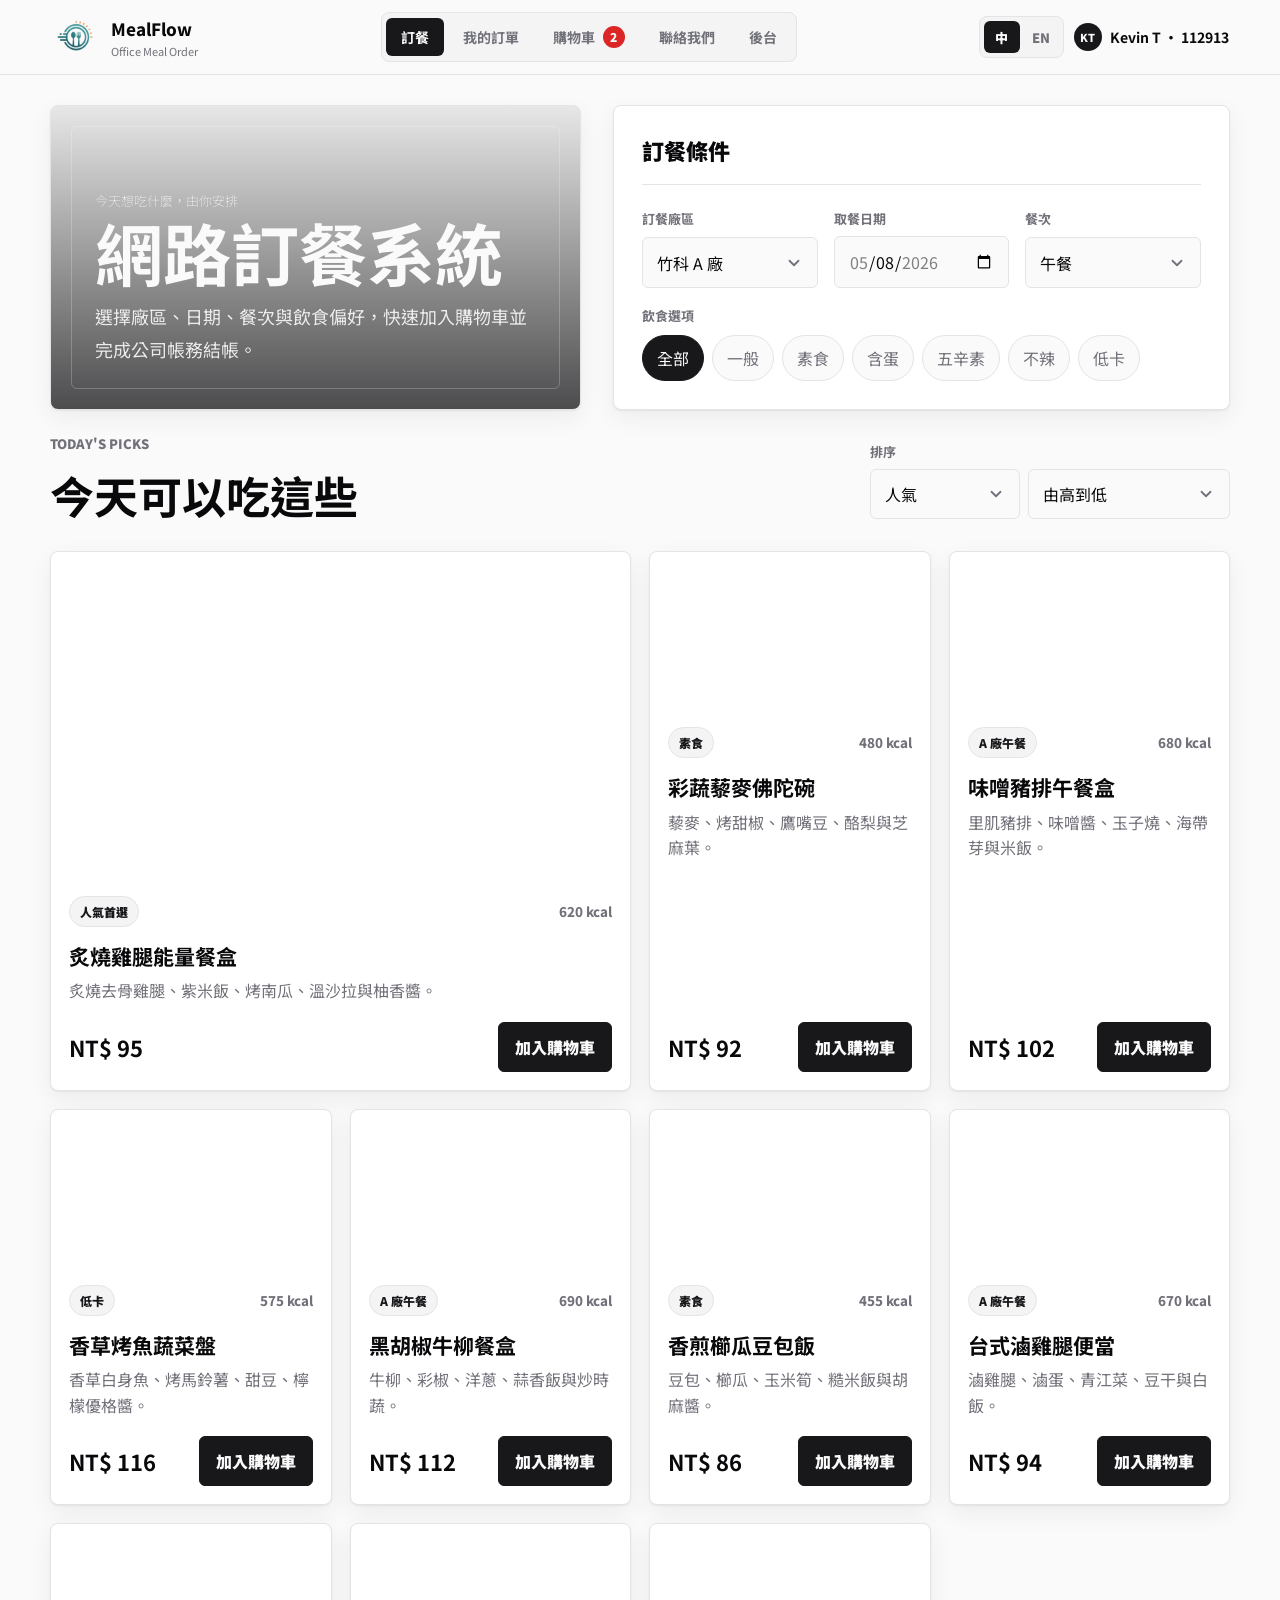
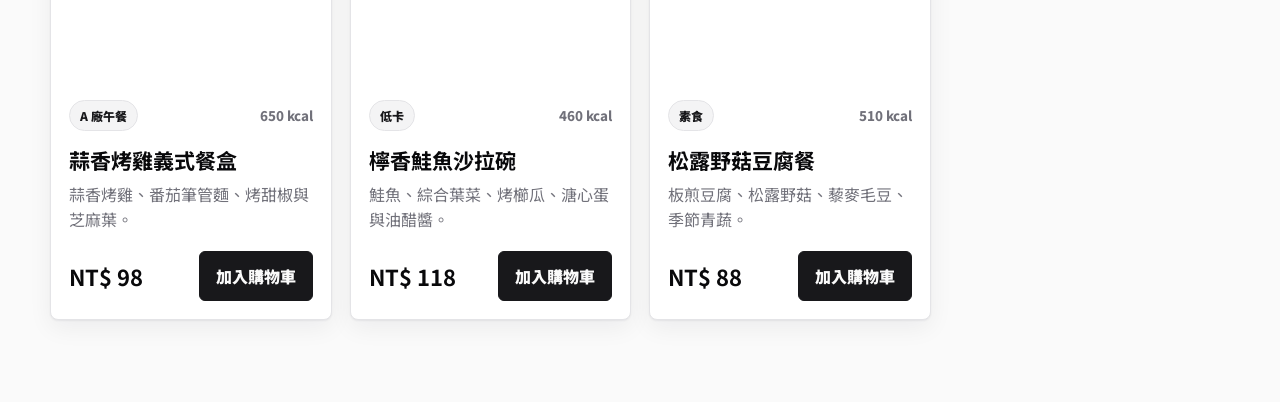
<file: index.html>
<!DOCTYPE html>
<html lang="zh-Hant">
<head>
  <meta charset="UTF-8">
  <meta name="viewport" content="width=device-width, initial-scale=1.0">
  <title>網路訂餐系統</title>
  <link rel="preconnect" href="https://fonts.googleapis.com">
  <link rel="preconnect" href="https://fonts.gstatic.com" crossorigin>
  <link href="https://fonts.googleapis.com/css2?family=Noto+Sans+TC:wght@400;500;700;900&display=swap" rel="stylesheet">
  <link rel="stylesheet" href="styles.css">
  <script src="i18n.js" defer></script>
  <script src="nav-cart.js" defer></script>
  <script src="product-db.js" defer></script>
  <script src="menu.js" defer></script>
</head>
<body>
  <header class="topbar">
    <a class="brand" href="index.html">
      <span class="brand-mark" aria-hidden="true"></span>
      <span>
        <strong>MealFlow</strong>
        <small>Office Meal Order</small>
      </span>
    </a>
    <nav class="main-nav" aria-label="主要導覽">
      <a class="active" href="index.html">訂餐</a>
      <a href="orders.html">我的訂單</a>
      <a href="cart.html">購物車</a>
      <a href="contact.html">聯絡我們</a>
      <a href="admin.html">後台</a>
    </nav>
    <div class="top-actions">
      <nav class="language-switch" aria-label="語系切換">
        <a class="active" href="index.html" lang="zh-Hant">中</a>
        <a href="index.html?lang=en" lang="en">EN</a>
      </nav>
      <a class="profile-pill" href="cart.html">Kevin T · 112913</a>
    </div>
  </header>

  <main>
    <section class="hero" id="order">
      <div class="hero-copy">
        <p class="eyebrow">今天想吃什麼，由你安排</p>
        <h1>網路訂餐系統</h1>
        <p class="hero-text">選擇廠區、日期、餐次與飲食偏好，快速加入購物車並完成公司帳務結帳。</p>
      </div>
      <form class="order-panel">
        <div class="panel-header">
          <span>訂餐條件</span>
        </div>

        <div class="field-grid">
          <label class="field">
            <span>訂餐廠區</span>
            <select id="site-select">
              <option value="site-a">竹科 A 廠</option>
              <option value="site-b">竹科 B 廠</option>
              <option value="site-south">南科 C 廠</option>
              <option value="site-taichung">台中總部</option>
            </select>
          </label>
          <label class="field">
            <span>取餐日期</span>
            <input type="date" value="2026-05-08" min="2026-05-08" max="2026-05-14">
          </label>
          <label class="field">
            <span>餐次</span>
            <select id="meal-select">
              <option value="meal-breakfast">早餐</option>
              <option value="meal-lunch" selected>午餐</option>
              <option value="meal-dinner">晚餐</option>
              <option value="meal-night">宵夜</option>
            </select>
          </label>
        </div>

        <div class="choice-block">
          <span class="choice-label">飲食選項</span>
          <div class="chip-row">
            <input id="diet-all" name="diet" type="checkbox" checked>
            <label for="diet-all">全部</label>
            <input id="normal" name="diet" type="checkbox">
            <label for="normal">一般</label>
            <input id="vegan" name="diet" type="checkbox">
            <label for="vegan">素食</label>
            <input id="egg" name="diet" type="checkbox">
            <label for="egg">含蛋</label>
            <input id="five-pungent" name="diet" type="checkbox">
            <label for="five-pungent">五辛素</label>
            <input id="no-spicy" name="diet" type="checkbox">
            <label for="no-spicy">不辣</label>
            <input id="low-cal" name="diet" type="checkbox">
            <label for="low-cal">低卡</label>
          </div>
        </div>
      </form>
    </section>

    <section class="menu-section" id="menu">
      <div class="section-heading">
        <div>
          <p class="eyebrow">Today's Picks</p>
          <h2>今天可以吃這些</h2>
        </div>
        <div class="sort-control">
          <span>排序</span>
          <div class="sort-selects">
            <select id="menu-sort-field" aria-label="排序條件">
              <option value="popular">人氣</option>
              <option value="calories">熱量</option>
              <option value="price">價格</option>
            </select>
            <select id="menu-sort-direction" aria-label="排序方向">
              <option value="desc">由高到低</option>
              <option value="asc">由低到高</option>
            </select>
          </div>
        </div>
      </div>
      <div class="menu-grid">
        <article class="meal-card featured meal-lunch site-a date-0508 diet-normal diet-no-spicy">
          <div class="meal-photo bowl-one"></div>
          <div class="meal-body">
            <div class="meal-meta">
              <span>人氣首選</span>
              <small>620 kcal</small>
            </div>
            <h3>炙燒雞腿能量餐盒</h3>
            <p>炙燒去骨雞腿、紫米飯、烤南瓜、溫沙拉與柚香醬。</p>
            <div class="meal-footer">
              <strong>NT$ 95</strong>
              <a class="button" href="cart.html">加入購物車</a>
            </div>
          </div>
        </article>

        <article class="meal-card meal-lunch site-a date-0508 diet-vegan diet-five-pungent diet-low diet-no-spicy">
          <div class="meal-photo bowl-two"></div>
          <div class="meal-body">
            <div class="meal-meta">
              <span>素食</span>
              <small>510 kcal</small>
            </div>
            <h3>松露野菇豆腐餐</h3>
            <p>板煎豆腐、松露野菇、藜麥毛豆、季節青蔬。</p>
            <div class="meal-footer">
              <strong>NT$ 88</strong>
              <a class="button" href="cart.html">加入購物車</a>
            </div>
          </div>
        </article>

        <article class="meal-card meal-lunch site-a date-0508 diet-egg diet-low diet-no-spicy">
          <div class="meal-photo bowl-three"></div>
          <div class="meal-body">
            <div class="meal-meta">
              <span>低卡</span>
              <small>460 kcal</small>
            </div>
            <h3>檸香鮭魚沙拉碗</h3>
            <p>鮭魚、綜合葉菜、烤櫛瓜、溏心蛋與油醋醬。</p>
            <div class="meal-footer">
              <strong>NT$ 118</strong>
              <a class="button" href="cart.html">加入購物車</a>
            </div>
          </div>
        </article>

        <article class="meal-card meal-lunch site-a date-0508 diet-normal diet-no-spicy">
          <div class="meal-photo bowl-thirteen"></div>
          <div class="meal-body">
            <div class="meal-meta">
              <span>A 廠午餐</span>
              <small>650 kcal</small>
            </div>
            <h3>蒜香烤雞義式餐盒</h3>
            <p>蒜香烤雞、番茄筆管麵、烤甜椒與芝麻葉。</p>
            <div class="meal-footer">
              <strong>NT$ 98</strong>
              <a class="button" href="cart.html">加入購物車</a>
            </div>
          </div>
        </article>

        <article class="meal-card meal-lunch site-a date-0508 diet-normal diet-egg">
          <div class="meal-photo bowl-eighteen"></div>
          <div class="meal-body">
            <div class="meal-meta">
              <span>A 廠午餐</span>
              <small>670 kcal</small>
            </div>
            <h3>台式滷雞腿便當</h3>
            <p>滷雞腿、滷蛋、青江菜、豆干與白飯。</p>
            <div class="meal-footer">
              <strong>NT$ 94</strong>
              <a class="button" href="cart.html">加入購物車</a>
            </div>
          </div>
        </article>

        <article class="meal-card meal-lunch site-a date-0508 diet-vegan diet-low diet-no-spicy">
          <div class="meal-photo bowl-fourteen"></div>
          <div class="meal-body">
            <div class="meal-meta">
              <span>素食</span>
              <small>455 kcal</small>
            </div>
            <h3>香煎櫛瓜豆包飯</h3>
            <p>豆包、櫛瓜、玉米筍、糙米飯與胡麻醬。</p>
            <div class="meal-footer">
              <strong>NT$ 86</strong>
              <a class="button" href="cart.html">加入購物車</a>
            </div>
          </div>
        </article>

        <article class="meal-card meal-lunch site-a date-0508 diet-normal diet-no-spicy">
          <div class="meal-photo bowl-twentytwo"></div>
          <div class="meal-body">
            <div class="meal-meta">
              <span>A 廠午餐</span>
              <small>690 kcal</small>
            </div>
            <h3>黑胡椒牛柳餐盒</h3>
            <p>牛柳、彩椒、洋蔥、蒜香飯與炒時蔬。</p>
            <div class="meal-footer">
              <strong>NT$ 112</strong>
              <a class="button" href="cart.html">加入購物車</a>
            </div>
          </div>
        </article>

        <article class="meal-card meal-lunch site-a date-0508 diet-low diet-no-spicy">
          <div class="meal-photo bowl-twentythree"></div>
          <div class="meal-body">
            <div class="meal-meta">
              <span>低卡</span>
              <small>575 kcal</small>
            </div>
            <h3>香草烤魚蔬菜盤</h3>
            <p>香草白身魚、烤馬鈴薯、甜豆、檸檬優格醬。</p>
            <div class="meal-footer">
              <strong>NT$ 116</strong>
              <a class="button" href="cart.html">加入購物車</a>
            </div>
          </div>
        </article>

        <article class="meal-card meal-lunch site-a date-0508 diet-normal diet-egg diet-no-spicy">
          <div class="meal-photo bowl-six"></div>
          <div class="meal-body">
            <div class="meal-meta">
              <span>A 廠午餐</span>
              <small>680 kcal</small>
            </div>
            <h3>味噌豬排午餐盒</h3>
            <p>里肌豬排、味噌醬、玉子燒、海帶芽與米飯。</p>
            <div class="meal-footer">
              <strong>NT$ 102</strong>
              <a class="button" href="cart.html">加入購物車</a>
            </div>
          </div>
        </article>

        <article class="meal-card meal-lunch site-a date-0508 diet-vegan diet-low diet-no-spicy">
          <div class="meal-photo bowl-seven"></div>
          <div class="meal-body">
            <div class="meal-meta">
              <span>素食</span>
              <small>480 kcal</small>
            </div>
            <h3>彩蔬藜麥佛陀碗</h3>
            <p>藜麥、烤甜椒、鷹嘴豆、酪梨與芝麻葉。</p>
            <div class="meal-footer">
              <strong>NT$ 92</strong>
              <a class="button" href="cart.html">加入購物車</a>
            </div>
          </div>
        </article>

        <article class="meal-card meal-night site-a date-0508 diet-normal diet-egg">
          <div class="meal-photo bowl-four"></div>
          <div class="meal-body">
            <div class="meal-meta">
              <span>宵夜可訂</span>
              <small>700 kcal</small>
            </div>
            <h3>椒麻牛肉飯</h3>
            <p>薄切牛肉、溫泉蛋、青花菜、香蔥辣油與白飯。</p>
            <div class="meal-footer">
              <strong>NT$ 105</strong>
              <a class="button" href="cart.html">加入購物車</a>
            </div>
          </div>
        </article>

        <article class="meal-card meal-breakfast site-a date-0508 diet-normal diet-egg diet-no-spicy">
          <div class="meal-photo bowl-five"></div>
          <div class="meal-body">
            <div class="meal-meta">
              <span>早餐</span>
              <small>390 kcal</small>
            </div>
            <h3>厚蛋鮪魚晨光盒</h3>
            <p>厚蛋三明治、鮪魚沙拉、優格、無糖豆漿。</p>
            <div class="meal-footer">
              <strong>NT$ 72</strong>
              <a class="button" href="cart.html">加入購物車</a>
            </div>
          </div>
        </article>

        <article class="meal-card meal-dinner site-b date-0509 diet-normal diet-egg diet-no-spicy">
          <div class="meal-photo bowl-six"></div>
          <div class="meal-body">
            <div class="meal-meta">
              <span>竹科 B 廠</span>
              <small>680 kcal</small>
            </div>
            <h3>味噌豬排晚餐盒</h3>
            <p>里肌豬排、味噌醬、玉子燒、海帶芽與米飯。</p>
            <div class="meal-footer">
              <strong>NT$ 102</strong>
              <a class="button" href="cart.html">加入購物車</a>
            </div>
          </div>
        </article>

        <article class="meal-card meal-lunch site-south date-0509 diet-vegan diet-low diet-no-spicy">
          <div class="meal-photo bowl-seven"></div>
          <div class="meal-body">
            <div class="meal-meta">
              <span>南科素食</span>
              <small>480 kcal</small>
            </div>
            <h3>彩蔬藜麥佛陀碗</h3>
            <p>藜麥、烤甜椒、鷹嘴豆、酪梨與芝麻葉。</p>
            <div class="meal-footer">
              <strong>NT$ 92</strong>
              <a class="button" href="cart.html">加入購物車</a>
            </div>
          </div>
        </article>

        <article class="meal-card meal-night site-taichung date-0510 diet-normal diet-egg">
          <div class="meal-photo bowl-eight"></div>
          <div class="meal-body">
            <div class="meal-meta">
              <span>台中宵夜</span>
              <small>740 kcal</small>
            </div>
            <h3>韓式泡菜牛五花</h3>
            <p>牛五花、泡菜、豆芽、半熟蛋與海苔飯。</p>
            <div class="meal-footer">
              <strong>NT$ 108</strong>
              <a class="button" href="cart.html">加入購物車</a>
            </div>
          </div>
        </article>

        <article class="meal-card meal-dinner site-a date-0508 diet-normal diet-egg diet-no-spicy">
          <div class="meal-photo bowl-nine"></div>
          <div class="meal-body">
            <div class="meal-meta">
              <span>A 廠晚餐</span>
              <small>590 kcal</small>
            </div>
            <h3>蔥鹽舒肥雞胸飯</h3>
            <p>舒肥雞胸、蔥鹽醬、地瓜、花椰菜與半熟蛋。</p>
            <div class="meal-footer">
              <strong>NT$ 96</strong>
              <a class="button" href="cart.html">加入購物車</a>
            </div>
          </div>
        </article>

        <article class="meal-card meal-breakfast site-a date-0508 diet-vegan diet-low diet-no-spicy">
          <div class="meal-photo bowl-ten"></div>
          <div class="meal-body">
            <div class="meal-meta">
              <span>素食早餐</span>
              <small>360 kcal</small>
            </div>
            <h3>豆乳燕麥水果杯</h3>
            <p>豆乳燕麥、莓果、香蕉、堅果碎與黑芝麻粉。</p>
            <div class="meal-footer">
              <strong>NT$ 68</strong>
              <a class="button" href="cart.html">加入購物車</a>
            </div>
          </div>
        </article>

        <article class="meal-card meal-night site-a date-0508 diet-vegan diet-low diet-no-spicy">
          <div class="meal-photo bowl-eleven"></div>
          <div class="meal-body">
            <div class="meal-meta">
              <span>輕宵夜</span>
              <small>430 kcal</small>
            </div>
            <h3>味噌豆腐蔬菜湯</h3>
            <p>嫩豆腐、菇類、高麗菜、玉米筍與玄米飯糰。</p>
            <div class="meal-footer">
              <strong>NT$ 82</strong>
              <a class="button" href="cart.html">加入購物車</a>
            </div>
          </div>
        </article>

        <article class="meal-card meal-breakfast site-b date-0509 diet-normal diet-no-spicy">
          <div class="meal-photo bowl-twelve"></div>
          <div class="meal-body">
            <div class="meal-meta">
              <span>B 廠早餐</span>
              <small>420 kcal</small>
            </div>
            <h3>火腿起司貝果盒</h3>
            <p>烤貝果、火腿起司、凱薩沙拉與冷泡茶。</p>
            <div class="meal-footer">
              <strong>NT$ 78</strong>
              <a class="button" href="cart.html">加入購物車</a>
            </div>
          </div>
        </article>

        <article class="meal-card meal-lunch site-b date-0509 diet-normal diet-no-spicy">
          <div class="meal-photo bowl-thirteen"></div>
          <div class="meal-body">
            <div class="meal-meta">
              <span>B 廠午餐</span>
              <small>650 kcal</small>
            </div>
            <h3>蒜香烤雞義式餐盒</h3>
            <p>蒜香烤雞、番茄筆管麵、烤甜椒與芝麻葉。</p>
            <div class="meal-footer">
              <strong>NT$ 98</strong>
              <a class="button" href="cart.html">加入購物車</a>
            </div>
          </div>
        </article>

        <article class="meal-card meal-lunch site-b date-0509 diet-vegan diet-low diet-no-spicy">
          <div class="meal-photo bowl-fourteen"></div>
          <div class="meal-body">
            <div class="meal-meta">
              <span>B 廠素食</span>
              <small>455 kcal</small>
            </div>
            <h3>香煎櫛瓜豆包飯</h3>
            <p>豆包、櫛瓜、玉米筍、糙米飯與胡麻醬。</p>
            <div class="meal-footer">
              <strong>NT$ 86</strong>
              <a class="button" href="cart.html">加入購物車</a>
            </div>
          </div>
        </article>

        <article class="meal-card meal-night site-b date-0509 diet-normal diet-egg diet-no-spicy">
          <div class="meal-photo bowl-fifteen"></div>
          <div class="meal-body">
            <div class="meal-meta">
              <span>B 廠宵夜</span>
              <small>610 kcal</small>
            </div>
            <h3>鹽烤鯖魚飯糰盒</h3>
            <p>鯖魚飯糰、玉子燒、毛豆、味噌湯與小菜。</p>
            <div class="meal-footer">
              <strong>NT$ 90</strong>
              <a class="button" href="cart.html">加入購物車</a>
            </div>
          </div>
        </article>

        <article class="meal-card meal-dinner site-b date-0509 diet-vegan diet-five-pungent diet-low diet-no-spicy">
          <div class="meal-photo bowl-sixteen"></div>
          <div class="meal-body">
            <div class="meal-meta">
              <span>晚餐素食</span>
              <small>500 kcal</small>
            </div>
            <h3>泰式打拋菇菇飯</h3>
            <p>杏鮑菇、九層塔、糙米飯、涼拌青木瓜。</p>
            <div class="meal-footer">
              <strong>NT$ 89</strong>
              <a class="button" href="cart.html">加入購物車</a>
            </div>
          </div>
        </article>

        <article class="meal-card meal-breakfast site-south date-0509 diet-normal diet-egg diet-no-spicy">
          <div class="meal-photo bowl-seventeen"></div>
          <div class="meal-body">
            <div class="meal-meta">
              <span>南科早餐</span>
              <small>410 kcal</small>
            </div>
            <h3>燻雞蛋沙拉可頌</h3>
            <p>小可頌、燻雞蛋沙拉、蔬菜棒與拿鐵。</p>
            <div class="meal-footer">
              <strong>NT$ 76</strong>
              <a class="button" href="cart.html">加入購物車</a>
            </div>
          </div>
        </article>

        <article class="meal-card meal-lunch site-south date-0509 diet-normal diet-egg diet-no-spicy">
          <div class="meal-photo bowl-eighteen"></div>
          <div class="meal-body">
            <div class="meal-meta">
              <span>南科午餐</span>
              <small>670 kcal</small>
            </div>
            <h3>台式滷雞腿便當</h3>
            <p>滷雞腿、滷蛋、青江菜、豆干與白飯。</p>
            <div class="meal-footer">
              <strong>NT$ 94</strong>
              <a class="button" href="cart.html">加入購物車</a>
            </div>
          </div>
        </article>

        <article class="meal-card meal-dinner site-south date-0510 diet-normal diet-no-spicy">
          <div class="meal-photo bowl-nineteen"></div>
          <div class="meal-body">
            <div class="meal-meta">
              <span>南科晚餐</span>
              <small>630 kcal</small>
            </div>
            <h3>番茄牛肉燉飯</h3>
            <p>番茄燉牛肉、菇菇、花椰菜、帕瑪森起司。</p>
            <div class="meal-footer">
              <strong>NT$ 106</strong>
              <a class="button" href="cart.html">加入購物車</a>
            </div>
          </div>
        </article>

        <article class="meal-card meal-night site-south date-0510 diet-vegan diet-low diet-no-spicy">
          <div class="meal-photo bowl-twenty"></div>
          <div class="meal-body">
            <div class="meal-meta">
              <span>南科宵夜</span>
              <small>420 kcal</small>
            </div>
            <h3>南瓜蔬菜濃湯組</h3>
            <p>南瓜濃湯、佛卡夏、烤菇與鮮蔬杯。</p>
            <div class="meal-footer">
              <strong>NT$ 79</strong>
              <a class="button" href="cart.html">加入購物車</a>
            </div>
          </div>
        </article>

        <article class="meal-card meal-breakfast site-taichung date-0510 diet-vegan diet-low diet-no-spicy">
          <div class="meal-photo bowl-twentyone"></div>
          <div class="meal-body">
            <div class="meal-meta">
              <span>台中早餐</span>
              <small>350 kcal</small>
            </div>
            <h3>酪梨豆腐吐司</h3>
            <p>全麥吐司、酪梨泥、嫩豆腐、番茄與生菜。</p>
            <div class="meal-footer">
              <strong>NT$ 74</strong>
              <a class="button" href="cart.html">加入購物車</a>
            </div>
          </div>
        </article>

        <article class="meal-card meal-lunch site-taichung date-0510 diet-normal diet-no-spicy">
          <div class="meal-photo bowl-twentytwo"></div>
          <div class="meal-body">
            <div class="meal-meta">
              <span>台中午餐</span>
              <small>690 kcal</small>
            </div>
            <h3>黑胡椒牛柳餐盒</h3>
            <p>牛柳、彩椒、洋蔥、蒜香飯與炒時蔬。</p>
            <div class="meal-footer">
              <strong>NT$ 112</strong>
              <a class="button" href="cart.html">加入購物車</a>
            </div>
          </div>
        </article>

        <article class="meal-card meal-dinner site-taichung date-0510 diet-normal diet-no-spicy">
          <div class="meal-photo bowl-twentythree"></div>
          <div class="meal-body">
            <div class="meal-meta">
              <span>台中晚餐</span>
              <small>575 kcal</small>
            </div>
            <h3>香草烤魚蔬菜盤</h3>
            <p>香草白身魚、烤馬鈴薯、甜豆、檸檬優格醬。</p>
            <div class="meal-footer">
              <strong>NT$ 116</strong>
              <a class="button" href="cart.html">加入購物車</a>
            </div>
          </div>
        </article>

        <article class="empty-state" aria-live="polite">
          <div class="empty-illustration" aria-hidden="true">
            <span class="empty-cloche"></span>
            <span class="empty-plate"></span>
          </div>
          <h3>這個條件暫時沒有餐點</h3>
          <p>換個餐次、廠區或飲食偏好看看，廚房可能在其他時段有供應。</p>
        </article>
      </div>
    </section>

  </main>
</body>
</html>
</file>
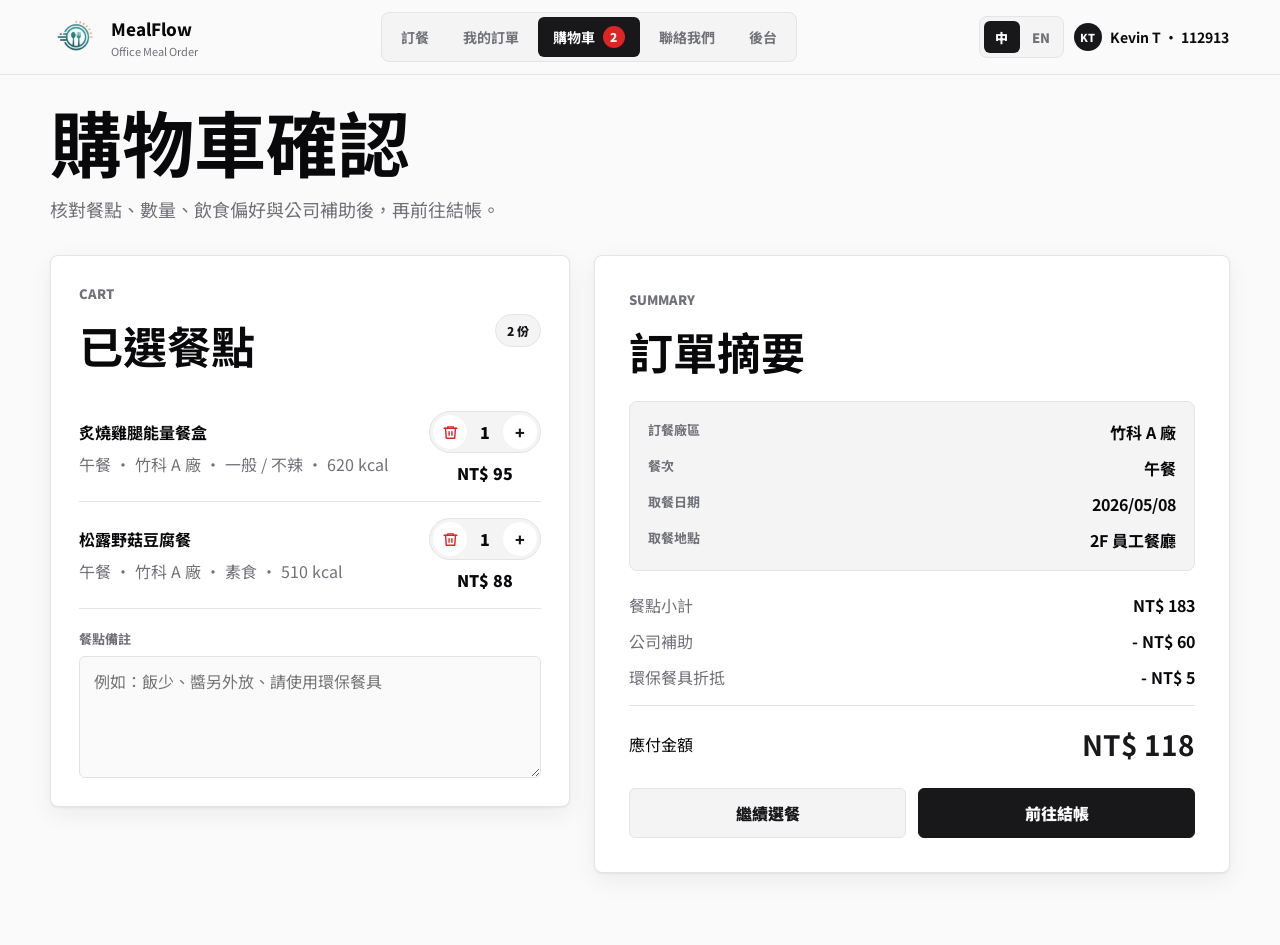
<file: cart.html>
<!DOCTYPE html>
<html lang="zh-Hant">
<head>
  <meta charset="UTF-8">
  <meta name="viewport" content="width=device-width, initial-scale=1.0">
  <title>購物車 | 網路訂餐系統</title>
  <link rel="preconnect" href="https://fonts.googleapis.com">
  <link rel="preconnect" href="https://fonts.gstatic.com" crossorigin>
  <link href="https://fonts.googleapis.com/css2?family=Noto+Sans+TC:wght@400;500;700;900&display=swap" rel="stylesheet">
  <link rel="stylesheet" href="styles.css">
  <script src="i18n.js" defer></script>
  <script src="nav-cart.js" defer></script>
  <script src="cart.js" defer></script>
</head>
<body>
  <header class="topbar">
    <a class="brand" href="index.html">
      <span class="brand-mark" aria-hidden="true"></span>
      <span>
        <strong>MealFlow</strong>
        <small>Office Meal Order</small>
      </span>
    </a>
    <nav class="main-nav" aria-label="主要導覽">
      <a href="index.html">訂餐</a>
      <a href="orders.html">我的訂單</a>
      <a class="active" href="cart.html">購物車</a>
      <a href="contact.html">聯絡我們</a>
      <a href="admin.html">後台</a>
    </nav>
    <div class="top-actions">
      <nav class="language-switch" aria-label="語系切換">
        <a class="active" href="cart.html" lang="zh-Hant">中</a>
        <a href="cart.html?lang=en" lang="en">EN</a>
      </nav>
      <a class="profile-pill" href="cart.html">Kevin T · 112913</a>
    </div>
  </header>

  <main>
    <section class="page-title">
      <h1>購物車確認</h1>
      <p>核對餐點、數量、飲食偏好與公司補助後，再前往結帳。</p>
    </section>

    <section class="cart-page">
      <div class="cart-card">
        <div class="section-heading compact">
          <div>
            <p class="eyebrow">Cart</p>
            <h2>已選餐點</h2>
          </div>
          <span class="cart-count" id="cart-count">0 份</span>
        </div>

        <div id="cart-items"></div>
        <div class="empty-admin" id="empty-cart" hidden>
          <h3>購物車是空的</h3>
          <p>回到訂餐頁選擇餐點後，這裡會顯示可調整數量的商品清單。</p>
        </div>

        <label class="field note-field">
          <span>餐點備註</span>
          <textarea rows="4" placeholder="例如：飯少、醬另外放、請使用環保餐具"></textarea>
        </label>
      </div>

      <aside class="summary-card">
        <div class="section-heading compact">
          <div>
            <p class="eyebrow">Summary</p>
            <h2>訂單摘要</h2>
          </div>
        </div>

        <div class="pickup-summary">
          <div>
            <span>訂餐廠區</span>
            <strong>竹科 A 廠</strong>
          </div>
          <div>
            <span>餐次</span>
            <strong>午餐</strong>
          </div>
          <div>
            <span>取餐日期</span>
            <strong>2026/05/08</strong>
          </div>
          <div>
            <span>取餐地點</span>
            <strong>2F 員工餐廳</strong>
          </div>
        </div>

        <div class="price-list">
          <div><span>餐點小計</span><strong id="cart-subtotal">NT$ 0</strong></div>
          <div><span>公司補助</span><strong id="cart-subsidy">- NT$ 0</strong></div>
          <div><span>環保餐具折抵</span><strong id="cart-discount">- NT$ 0</strong></div>
          <div class="total"><span>應付金額</span><strong id="cart-total">NT$ 0</strong></div>
        </div>

        <div class="action-row">
          <a class="secondary-button" href="index.html#menu">繼續選餐</a>
          <a class="button" id="checkout-link" href="checkout.html">前往結帳</a>
        </div>
      </aside>
    </section>
  </main>
</body>
</html>
</file>
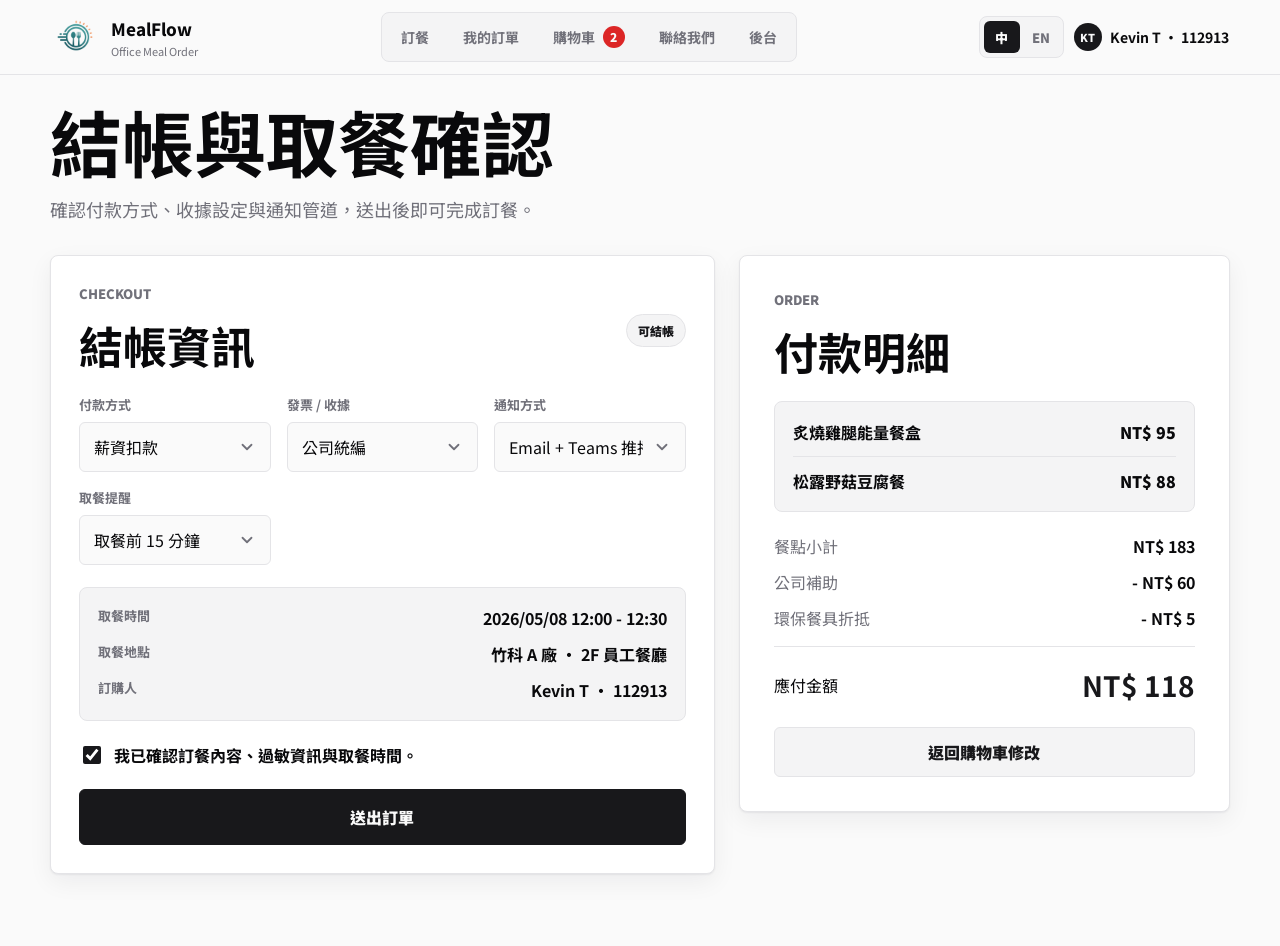
<file: checkout.html>
<!DOCTYPE html>
<html lang="zh-Hant">
<head>
  <meta charset="UTF-8">
  <meta name="viewport" content="width=device-width, initial-scale=1.0">
  <title>結帳 | 網路訂餐系統</title>
  <link rel="preconnect" href="https://fonts.googleapis.com">
  <link rel="preconnect" href="https://fonts.gstatic.com" crossorigin>
  <link href="https://fonts.googleapis.com/css2?family=Noto+Sans+TC:wght@400;500;700;900&display=swap" rel="stylesheet">
  <link rel="stylesheet" href="styles.css">
  <script src="i18n.js" defer></script>
  <script src="nav-cart.js" defer></script>
  <script src="checkout.js" defer></script>
</head>
<body>
  <header class="topbar">
    <a class="brand" href="index.html">
      <span class="brand-mark" aria-hidden="true"></span>
      <span>
        <strong>MealFlow</strong>
        <small>Office Meal Order</small>
      </span>
    </a>
    <nav class="main-nav" aria-label="主要導覽">
      <a href="index.html">訂餐</a>
      <a href="orders.html">我的訂單</a>
      <a href="cart.html">購物車</a>
      <a href="contact.html">聯絡我們</a>
      <a href="admin.html">後台</a>
    </nav>
    <div class="top-actions">
      <nav class="language-switch" aria-label="語系切換">
        <a class="active" href="checkout.html" lang="zh-Hant">中</a>
        <a href="checkout.html?lang=en" lang="en">EN</a>
      </nav>
      <a class="profile-pill" href="cart.html">Kevin T · 112913</a>
    </div>
  </header>

  <main>
    <section class="page-title">
      <h1>結帳與取餐確認</h1>
      <p>確認付款方式、收據設定與通知管道，送出後即可完成訂餐。</p>
    </section>

    <section class="checkout-page">
      <section class="checkout-card">
        <div class="section-heading compact">
          <div>
            <p class="eyebrow">Checkout</p>
            <h2>結帳資訊</h2>
          </div>
          <span class="status-dot">可結帳</span>
        </div>

        <form class="checkout-form">
          <div class="field-grid">
            <label class="field">
              <span>付款方式</span>
              <select>
                <option>薪資扣款</option>
                <option>員工錢包</option>
                <option>信用卡</option>
              </select>
            </label>
            <label class="field">
              <span>發票 / 收據</span>
              <select>
                <option>公司統編</option>
                <option>個人載具</option>
              </select>
            </label>
            <label class="field">
              <span>通知方式</span>
              <select>
                <option>Email + Teams 推播</option>
                <option>僅 Email</option>
                <option>僅 Teams 推播</option>
              </select>
            </label>
            <label class="field">
              <span>取餐提醒</span>
              <select>
                <option>取餐前 15 分鐘</option>
                <option>取餐前 30 分鐘</option>
                <option>不提醒</option>
              </select>
            </label>
          </div>

          <div class="pickup-summary">
            <div>
              <span>取餐時間</span>
              <strong>2026/05/08 12:00 - 12:30</strong>
            </div>
            <div>
              <span>取餐地點</span>
              <strong>竹科 A 廠 · 2F 員工餐廳</strong>
            </div>
            <div>
              <span>訂購人</span>
              <strong>Kevin T · 112913</strong>
            </div>
          </div>

          <label class="agree-line">
            <input type="checkbox" checked>
            <span>我已確認訂餐內容、過敏資訊與取餐時間。</span>
          </label>

          <button class="submit-button" id="submit-order" type="button">送出訂單</button>
        </form>

        <div class="order-success" id="order-success" hidden aria-live="polite">
          <div class="success-burst" aria-hidden="true">
            <span></span>
            <span></span>
            <span></span>
            <span></span>
            <strong>✓</strong>
          </div>
          <div>
            <h3>訂餐成功！</h3>
            <p>我們已收到你的訂單，取餐時間前會依設定通知你。</p>
          </div>
        </div>
      </section>

      <aside class="summary-card">
        <div class="section-heading compact">
          <div>
            <p class="eyebrow">Order</p>
            <h2>付款明細</h2>
          </div>
        </div>

        <div class="mini-list">
          <div>
            <strong>炙燒雞腿能量餐盒</strong>
            <span>NT$ 95</span>
          </div>
          <div>
            <strong>松露野菇豆腐餐</strong>
            <span>NT$ 88</span>
          </div>
        </div>

        <div class="price-list">
          <div><span>餐點小計</span><strong>NT$ 183</strong></div>
          <div><span>公司補助</span><strong>- NT$ 60</strong></div>
          <div><span>環保餐具折抵</span><strong>- NT$ 5</strong></div>
          <div class="total"><span>應付金額</span><strong>NT$ 118</strong></div>
        </div>

        <a class="secondary-button full" href="cart.html">返回購物車修改</a>
      </aside>
    </section>
  </main>
</body>
</html>
</file>
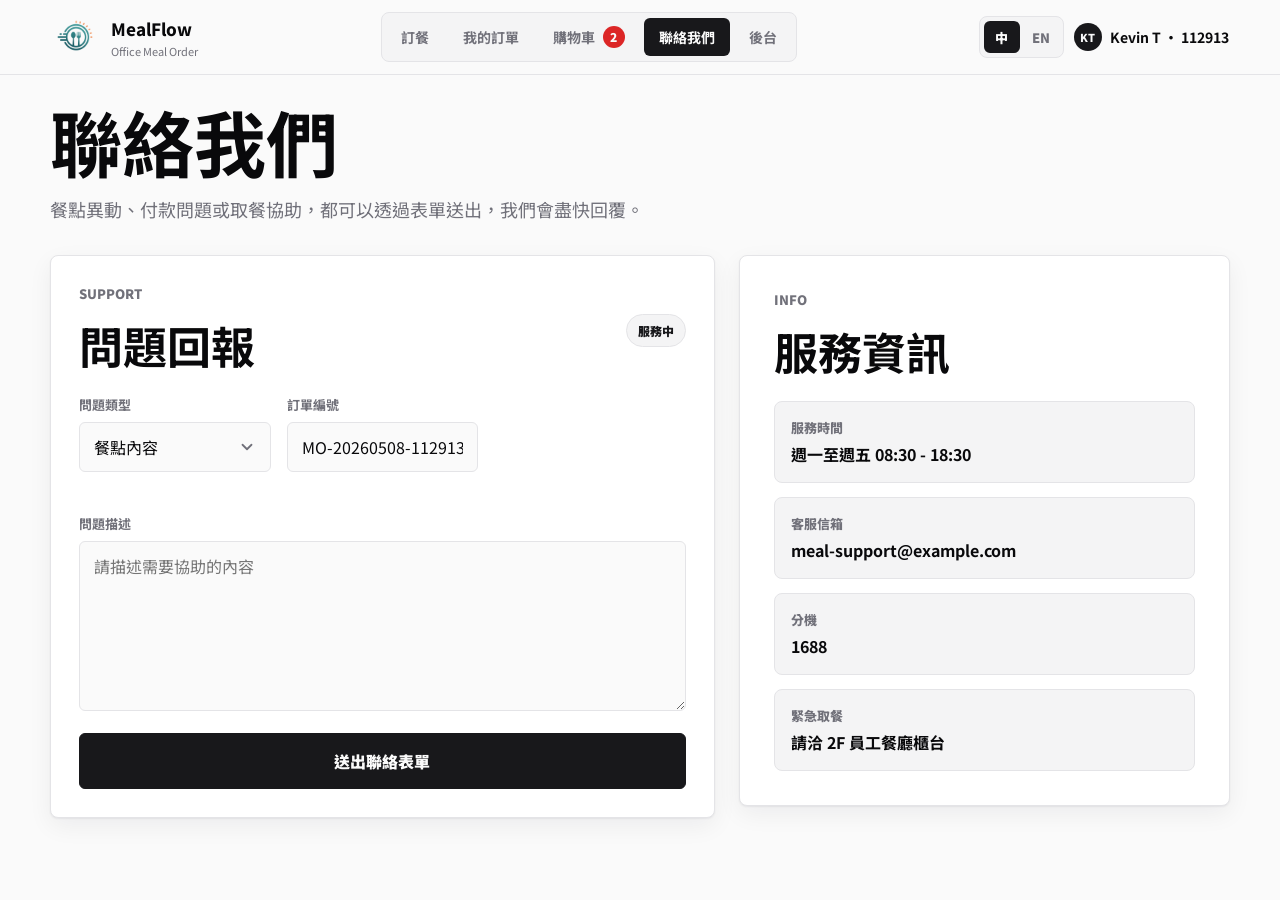
<file: contact.html>
<!DOCTYPE html>
<html lang="zh-Hant">
<head>
  <meta charset="UTF-8">
  <meta name="viewport" content="width=device-width, initial-scale=1.0">
  <title>聯絡我們 | 網路訂餐系統</title>
  <link rel="preconnect" href="https://fonts.googleapis.com">
  <link rel="preconnect" href="https://fonts.gstatic.com" crossorigin>
  <link href="https://fonts.googleapis.com/css2?family=Noto+Sans+TC:wght@400;500;700;900&display=swap" rel="stylesheet">
  <link rel="stylesheet" href="styles.css">
  <script src="i18n.js" defer></script>
  <script src="nav-cart.js" defer></script>
</head>
<body>
  <header class="topbar">
    <a class="brand" href="index.html">
      <span class="brand-mark" aria-hidden="true"></span>
      <span>
        <strong>MealFlow</strong>
        <small>Office Meal Order</small>
      </span>
    </a>
    <nav class="main-nav" aria-label="主要導覽">
      <a href="index.html">訂餐</a>
      <a href="orders.html">我的訂單</a>
      <a href="cart.html">購物車</a>
      <a class="active" href="contact.html">聯絡我們</a>
      <a href="admin.html">後台</a>
    </nav>
    <div class="top-actions">
      <nav class="language-switch" aria-label="語系切換">
        <a class="active" href="contact.html" lang="zh-Hant">中</a>
        <a href="contact.html?lang=en" lang="en">EN</a>
      </nav>
      <a class="profile-pill" href="cart.html">Kevin T · 112913</a>
    </div>
  </header>

  <main>
    <section class="page-title">
      <h1>聯絡我們</h1>
      <p>餐點異動、付款問題或取餐協助，都可以透過表單送出，我們會盡快回覆。</p>
    </section>

    <section class="contact-page">
      <section class="checkout-card">
        <div class="section-heading compact">
          <div>
            <p class="eyebrow">Support</p>
            <h2>問題回報</h2>
          </div>
          <span class="status-dot">服務中</span>
        </div>

        <form class="checkout-form">
          <div class="field-grid">
            <label class="field">
              <span>問題類型</span>
              <select>
                <option>餐點內容</option>
                <option>訂單修改</option>
                <option>付款 / 收據</option>
                <option>取餐協助</option>
              </select>
            </label>
            <label class="field">
              <span>訂單編號</span>
              <input type="text" value="MO-20260508-112913">
            </label>
          </div>

          <label class="field note-field">
            <span>問題描述</span>
            <textarea rows="6" placeholder="請描述需要協助的內容"></textarea>
          </label>

          <button class="submit-button" type="button">送出聯絡表單</button>
        </form>
      </section>

      <aside class="summary-card">
        <div class="section-heading compact">
          <div>
            <p class="eyebrow">Info</p>
            <h2>服務資訊</h2>
          </div>
        </div>

        <div class="contact-info-list">
          <div>
            <span>服務時間</span>
            <strong>週一至週五 08:30 - 18:30</strong>
          </div>
          <div>
            <span>客服信箱</span>
            <strong>meal-support@example.com</strong>
          </div>
          <div>
            <span>分機</span>
            <strong>1688</strong>
          </div>
          <div>
            <span>緊急取餐</span>
            <strong>請洽 2F 員工餐廳櫃台</strong>
          </div>
        </div>
      </aside>
    </section>
  </main>
</body>
</html>
</file>
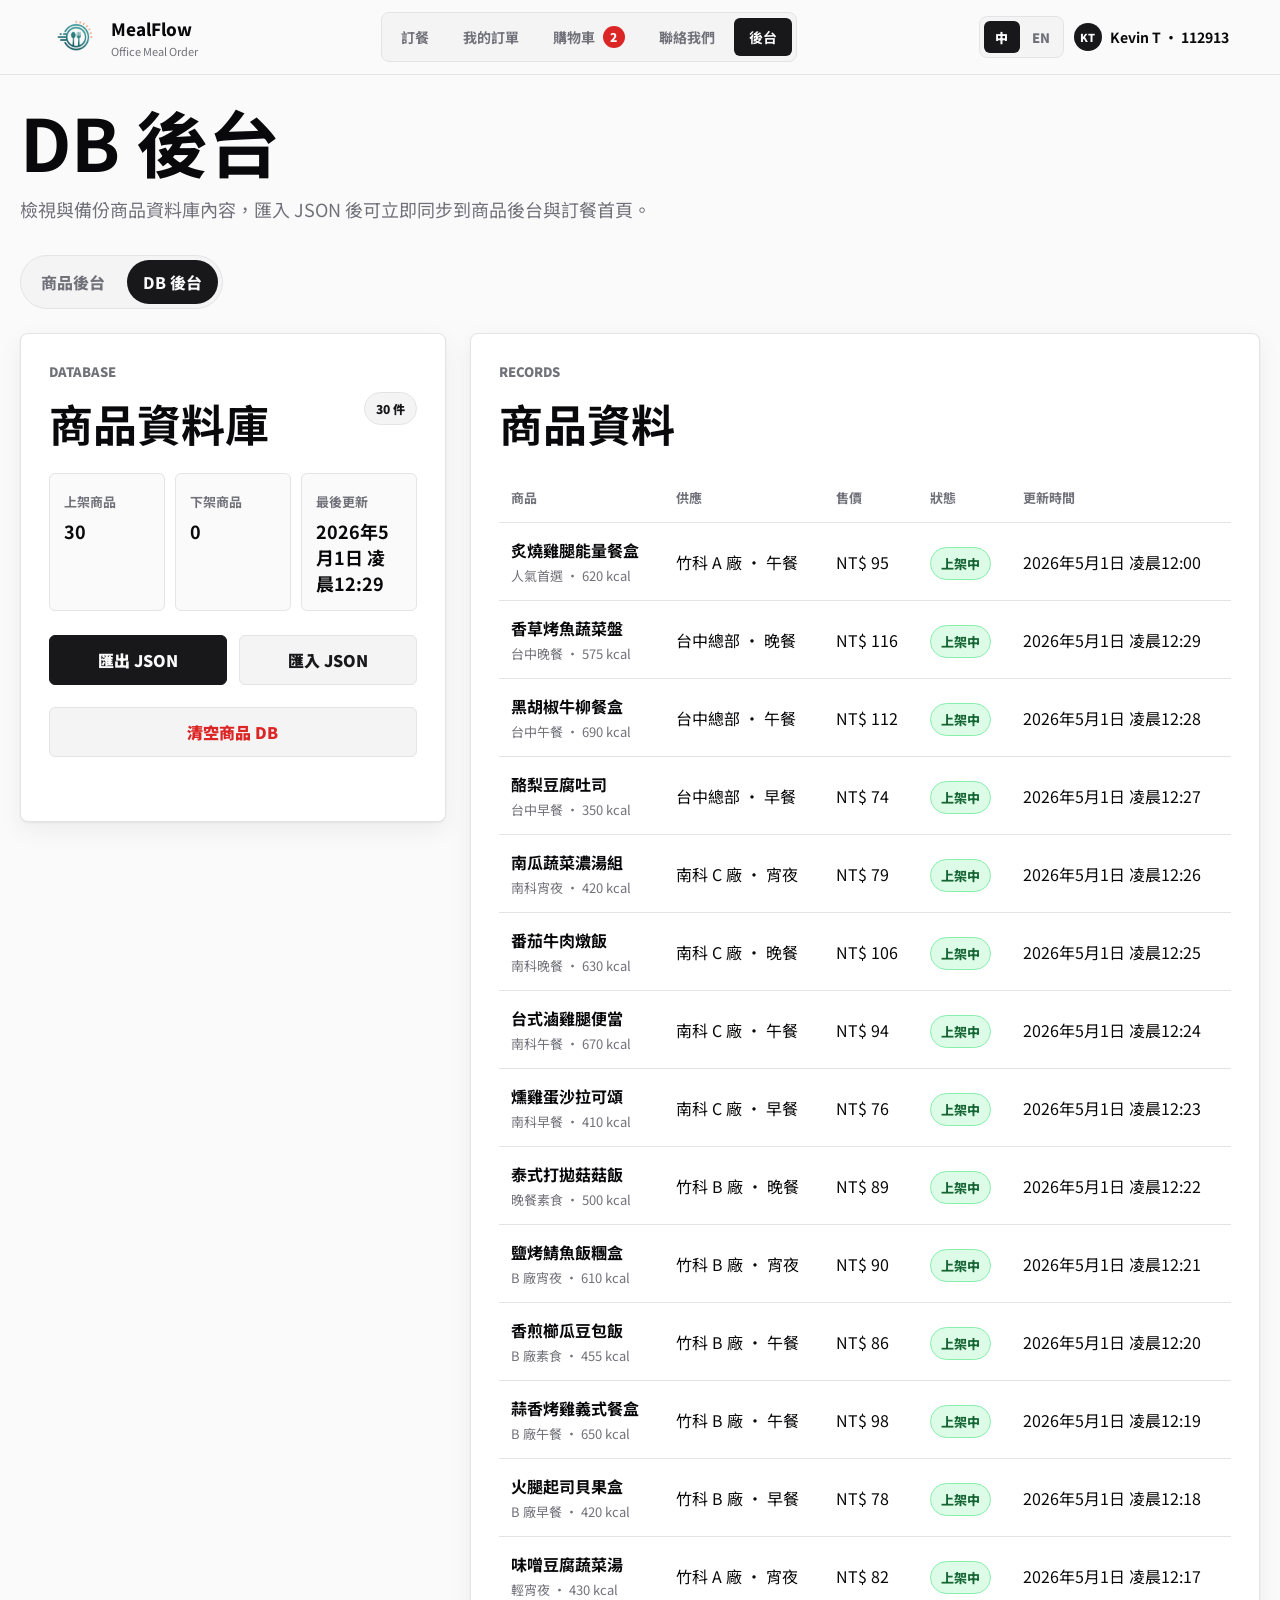
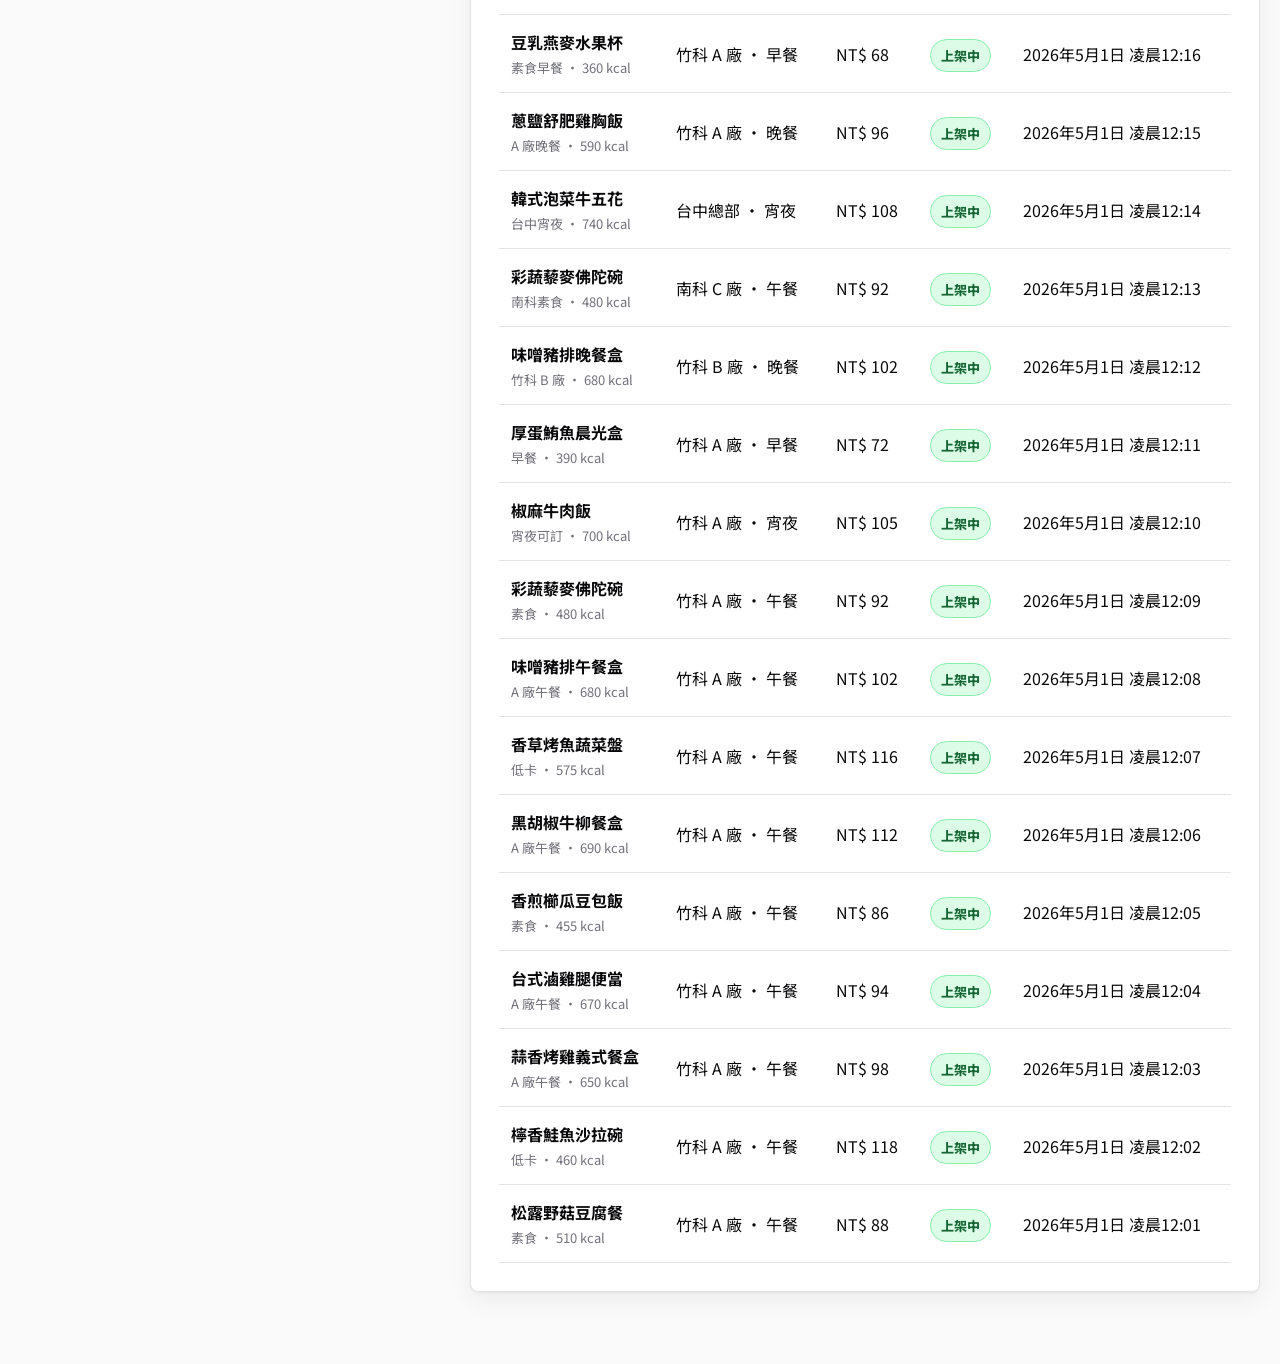
<file: db-admin.html>
<!DOCTYPE html>
<html lang="zh-Hant">
<head>
  <meta charset="UTF-8">
  <meta name="viewport" content="width=device-width, initial-scale=1.0">
  <title>DB 後台 | 網路訂餐系統</title>
  <link rel="preconnect" href="https://fonts.googleapis.com">
  <link rel="preconnect" href="https://fonts.gstatic.com" crossorigin>
  <link href="https://fonts.googleapis.com/css2?family=Noto+Sans+TC:wght@400;500;700;900&display=swap" rel="stylesheet">
  <link rel="stylesheet" href="styles.css">
  <script src="i18n.js" defer></script>
  <script src="nav-cart.js" defer></script>
  <script src="product-db.js" defer></script>
  <script src="db-admin.js" defer></script>
</head>
<body>
  <header class="topbar">
    <a class="brand" href="index.html">
      <span class="brand-mark" aria-hidden="true"></span>
      <span>
        <strong>MealFlow</strong>
        <small>Office Meal Order</small>
      </span>
    </a>
    <nav class="main-nav" aria-label="主要導覽">
      <a href="index.html">訂餐</a>
      <a href="orders.html">我的訂單</a>
      <a href="cart.html">購物車</a>
      <a href="contact.html">聯絡我們</a>
      <a class="active" href="admin.html">後台</a>
    </nav>
    <div class="top-actions">
      <nav class="language-switch" aria-label="語系切換">
        <a class="active" href="db-admin.html" lang="zh-Hant">中</a>
        <a href="db-admin.html?lang=en" lang="en">EN</a>
      </nav>
      <a class="profile-pill" href="cart.html">Kevin T · 112913</a>
    </div>
  </header>

  <main class="admin-main">
    <section class="page-title">
      <h1>DB 後台</h1>
      <p>檢視與備份商品資料庫內容，匯入 JSON 後可立即同步到商品後台與訂餐首頁。</p>
    </section>

    <nav class="admin-tabs" aria-label="後台切換">
      <a href="admin.html">商品後台</a>
      <a class="active" href="db-admin.html">DB 後台</a>
    </nav>

    <section class="admin-page db-admin-page">
      <section class="admin-card">
        <div class="section-heading compact">
          <div>
            <p class="eyebrow">Database</p>
            <h2>商品資料庫</h2>
          </div>
          <span class="cart-count" id="db-product-count">0 件</span>
        </div>

        <div class="db-stat-grid">
          <div>
            <span>上架商品</span>
            <strong id="db-active-count">0</strong>
          </div>
          <div>
            <span>下架商品</span>
            <strong id="db-inactive-count">0</strong>
          </div>
          <div>
            <span>最後更新</span>
            <strong id="db-updated-at">尚無資料</strong>
          </div>
        </div>

        <div class="action-row">
          <button class="button" id="export-products" type="button">匯出 JSON</button>
          <label class="secondary-button file-button" for="import-products">匯入 JSON</label>
          <input id="import-products" type="file" accept="application/json,.json">
        </div>
        <button class="secondary-button full danger-button" id="clear-products" type="button">清空商品 DB</button>
        <p class="db-message" id="db-message" role="status"></p>
      </section>

      <section class="admin-card">
        <div class="section-heading compact">
          <div>
            <p class="eyebrow">Records</p>
            <h2>商品資料</h2>
          </div>
        </div>

        <div class="admin-table-wrap">
          <table class="admin-table">
            <thead>
              <tr>
                <th>商品</th>
                <th>供應</th>
                <th>售價</th>
                <th>狀態</th>
                <th>更新時間</th>
              </tr>
            </thead>
            <tbody id="db-product-list"></tbody>
          </table>
        </div>
        <div class="empty-admin" id="empty-db-products">
          <h3>DB 目前沒有商品</h3>
          <p>請先到商品後台新增商品，或從這裡匯入 JSON 備份。</p>
        </div>
      </section>
    </section>
  </main>
</body>
</html>
</file>
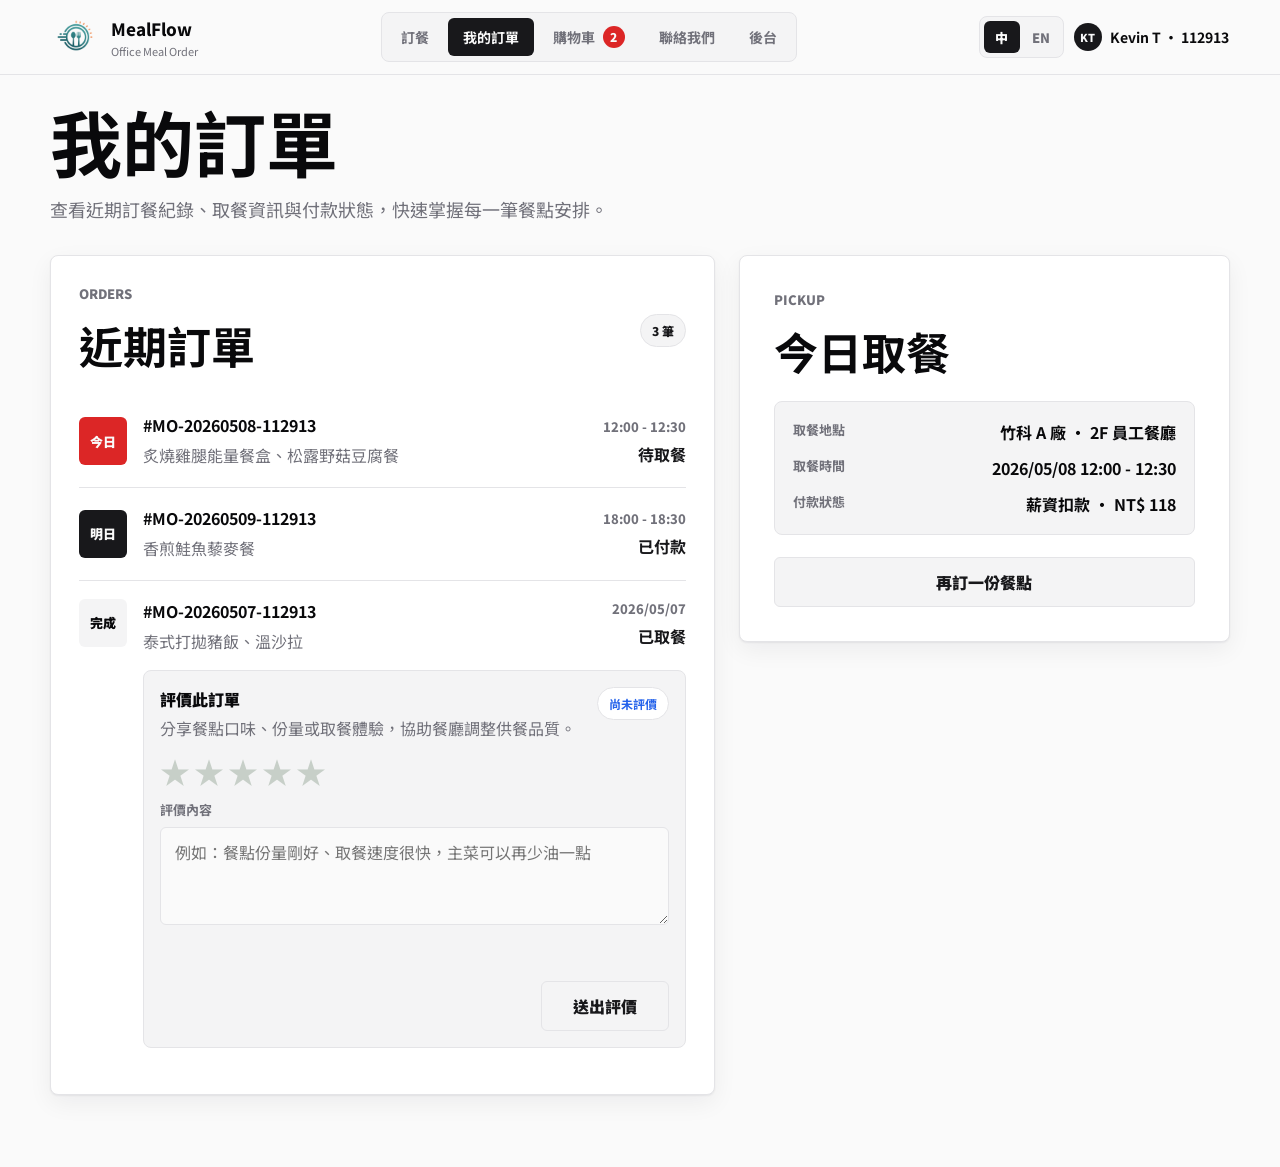
<file: orders.html>
<!DOCTYPE html>
<html lang="zh-Hant">
<head>
  <meta charset="UTF-8">
  <meta name="viewport" content="width=device-width, initial-scale=1.0">
  <title>我的訂單 | 網路訂餐系統</title>
  <link rel="preconnect" href="https://fonts.googleapis.com">
  <link rel="preconnect" href="https://fonts.gstatic.com" crossorigin>
  <link href="https://fonts.googleapis.com/css2?family=Noto+Sans+TC:wght@400;500;700;900&display=swap" rel="stylesheet">
  <link rel="stylesheet" href="styles.css">
  <script src="i18n.js" defer></script>
  <script src="nav-cart.js" defer></script>
  <script src="orders.js" defer></script>
</head>
<body>
  <header class="topbar">
    <a class="brand" href="index.html">
      <span class="brand-mark" aria-hidden="true"></span>
      <span>
        <strong>MealFlow</strong>
        <small>Office Meal Order</small>
      </span>
    </a>
    <nav class="main-nav" aria-label="主要導覽">
      <a href="index.html">訂餐</a>
      <a class="active" href="orders.html">我的訂單</a>
      <a href="cart.html">購物車</a>
      <a href="contact.html">聯絡我們</a>
      <a href="admin.html">後台</a>
    </nav>
    <div class="top-actions">
      <nav class="language-switch" aria-label="語系切換">
        <a class="active" href="orders.html" lang="zh-Hant">中</a>
        <a href="orders.html?lang=en" lang="en">EN</a>
      </nav>
      <a class="profile-pill" href="cart.html">Kevin T · 112913</a>
    </div>
  </header>

  <main>
    <section class="page-title">
      <h1>我的訂單</h1>
      <p>查看近期訂餐紀錄、取餐資訊與付款狀態，快速掌握每一筆餐點安排。</p>
    </section>

    <section class="orders-page">
      <div class="cart-card">
        <div class="section-heading compact">
          <div>
            <p class="eyebrow">Orders</p>
            <h2>近期訂單</h2>
          </div>
          <span class="cart-count">3 筆</span>
        </div>

        <article class="order-record active-order">
          <div class="order-status">今日</div>
          <div>
            <strong>#MO-20260508-112913</strong>
            <p>炙燒雞腿能量餐盒、松露野菇豆腐餐</p>
          </div>
          <div class="order-meta">
            <span>12:00 - 12:30</span>
            <strong>待取餐</strong>
          </div>
        </article>

        <article class="order-record">
          <div class="order-status">明日</div>
          <div>
            <strong>#MO-20260509-112913</strong>
            <p>香煎鮭魚藜麥餐</p>
          </div>
          <div class="order-meta">
            <span>18:00 - 18:30</span>
            <strong>已付款</strong>
          </div>
        </article>

        <article class="order-record reviewable-order">
          <div class="order-status muted">完成</div>
          <div class="order-content">
            <div class="order-summary-line">
              <div>
                <strong>#MO-20260507-112913</strong>
                <p>泰式打拋豬飯、溫沙拉</p>
              </div>
              <div class="order-meta">
                <span>2026/05/07</span>
                <strong>已取餐</strong>
              </div>
            </div>

            <form class="rating-form">
              <div class="rating-header">
                <div>
                  <span>評價此訂單</span>
                  <p>分享餐點口味、份量或取餐體驗，協助餐廳調整供餐品質。</p>
                </div>
                <strong>尚未評價</strong>
              </div>

              <div class="rating-stars" aria-label="評分星等">
                <input id="rating-5" name="order-rating-20260507" type="radio" value="5">
                <label for="rating-5" title="5 星">★</label>
                <input id="rating-4" name="order-rating-20260507" type="radio" value="4">
                <label for="rating-4" title="4 星">★</label>
                <input id="rating-3" name="order-rating-20260507" type="radio" value="3">
                <label for="rating-3" title="3 星">★</label>
                <input id="rating-2" name="order-rating-20260507" type="radio" value="2">
                <label for="rating-2" title="2 星">★</label>
                <input id="rating-1" name="order-rating-20260507" type="radio" value="1">
                <label for="rating-1" title="1 星">★</label>
              </div>

              <label class="field rating-note">
                <span>評價內容</span>
                <textarea rows="3" placeholder="例如：餐點份量剛好、取餐速度很快，主菜可以再少油一點"></textarea>
              </label>

              <p class="rating-message" aria-live="polite"></p>
              <button class="secondary-button rating-submit" type="button">送出評價</button>
            </form>
          </div>
        </article>
      </div>

      <aside class="summary-card">
        <div class="section-heading compact">
          <div>
            <p class="eyebrow">Pickup</p>
            <h2>今日取餐</h2>
          </div>
        </div>

        <div class="pickup-summary">
          <div>
            <span>取餐地點</span>
            <strong>竹科 A 廠 · 2F 員工餐廳</strong>
          </div>
          <div>
            <span>取餐時間</span>
            <strong>2026/05/08 12:00 - 12:30</strong>
          </div>
          <div>
            <span>付款狀態</span>
            <strong>薪資扣款 · NT$ 118</strong>
          </div>
        </div>

        <a class="secondary-button full" href="index.html">再訂一份餐點</a>
      </aside>
    </section>
  </main>
</body>
</html>
</file>
<file: styles.css>
:root {
  --background: #fafafa;
  --foreground: #09090b;
  --card: #ffffff;
  --card-foreground: #09090b;
  --popover: #ffffff;
  --popover-foreground: #09090b;
  --primary: #18181b;
  --primary-foreground: #fafafa;
  --secondary: #f4f4f5;
  --secondary-foreground: #18181b;
  --muted-bg: #f4f4f5;
  --muted-foreground: #71717a;
  --accent: #f4f4f5;
  --accent-foreground: #18181b;
  --destructive: #dc2626;
  --destructive-foreground: #fafafa;
  --border: #e4e4e7;
  --input: #e4e4e7;
  --ring: #18181b;
  --radius: 8px;
  --success: #16a34a;
  --success-foreground: #f0fdf4;
  --warning: #f59e0b;
  --info: #2563eb;
  --ink: var(--foreground);
  --muted: var(--muted-foreground);
  --line: var(--border);
  --paper: var(--background);
  --panel: var(--card);
  --sage: #dcfce7;
  --mint: #22c55e;
  --green: var(--primary);
  --coral: var(--destructive);
  --amber: var(--warning);
  --blue: var(--info);
  --shadow: 0 1px 2px rgba(24, 24, 27, 0.06), 0 8px 24px rgba(24, 24, 27, 0.06);
}

* {
  box-sizing: border-box;
}

html {
  scroll-behavior: smooth;
}

body {
  margin: 0;
  min-width: 320px;
  color: var(--ink);
  font-family: "Noto Sans TC", system-ui, -apple-system, BlinkMacSystemFont, "Segoe UI", sans-serif;
  background: var(--background);
}

a {
  color: inherit;
  text-decoration: none;
}

button,
input,
select,
textarea {
  font: inherit;
}

.topbar {
  position: sticky;
  top: 0;
  z-index: 10;
  display: flex;
  align-items: center;
  justify-content: space-between;
  gap: 20px;
  min-height: 68px;
  padding: 12px clamp(18px, 4vw, 56px);
  background: var(--background);
  border-bottom: 1px solid var(--border);
}

.brand {
  display: inline-flex;
  align-items: center;
  gap: 12px;
  min-width: max-content;
}

.brand-mark {
  position: relative;
  display: inline-grid;
  place-items: center;
  flex: 0 0 auto;
  width: 48px;
  height: 48px;
  overflow: hidden;
  isolation: isolate;
  background: url("images/logo1.svg") center / contain no-repeat;
}

.brand strong,
.brand small {
  display: block;
}

.brand strong {
  font-size: 17px;
  font-weight: 800;
  letter-spacing: 0;
}

.brand small {
  margin-top: 2px;
  color: var(--muted);
  font-size: 11px;
}

.main-nav {
  display: flex;
  align-items: center;
  justify-content: center;
  gap: 4px;
  padding: 4px;
  background: var(--muted-bg);
  border: 1px solid var(--border);
  border-radius: var(--radius);
}

.top-actions {
  display: inline-flex;
  align-items: center;
  gap: 10px;
  min-width: max-content;
}

.language-switch {
  display: inline-flex;
  align-items: center;
  gap: 3px;
  padding: 4px;
  background: var(--muted-bg);
  border: 1px solid var(--border);
  border-radius: var(--radius);
}

.language-switch a {
  display: inline-grid;
  min-width: 36px;
  min-height: 32px;
  place-items: center;
  padding: 6px 9px;
  color: var(--muted-foreground);
  font-size: 13px;
  font-weight: 900;
  border-radius: calc(var(--radius) - 2px);
}

.language-switch a:hover,
.language-switch a.active {
  color: var(--primary-foreground);
  background: var(--primary);
}

.main-nav a {
  display: inline-flex;
  align-items: center;
  gap: 8px;
  min-height: 38px;
  padding: 9px 15px;
  color: var(--muted-foreground);
  font-size: 14px;
  font-weight: 700;
  border-radius: calc(var(--radius) - 2px);
}

.main-nav a:hover,
.main-nav a.active {
  background: var(--primary);
  color: var(--primary-foreground);
}

.profile-pill {
  display: inline-flex;
  align-items: center;
  gap: 8px;
  min-height: 38px;
  padding: 0;
  color: var(--foreground);
  font-size: 14px;
  font-weight: 700;
}

.profile-pill::before {
  display: inline-grid;
  width: 28px;
  height: 28px;
  place-items: center;
  content: "KT";
  color: var(--primary-foreground);
  font-size: 11px;
  font-weight: 900;
  line-height: 1;
  background: var(--primary);
  border-radius: 50%;
}

.nav-badge {
  display: inline-grid;
  min-width: 22px;
  height: 22px;
  place-items: center;
  padding: 0 6px;
  color: var(--primary-foreground);
  font-size: 12px;
  font-weight: 900;
  line-height: 1;
  background: var(--destructive);
  border-radius: 999px;
}

.main-nav a:hover .nav-badge,
.main-nav a.active .nav-badge {
  color: var(--primary-foreground);
  background: var(--destructive);
}

main {
  width: min(1180px, calc(100% - 32px));
  margin: 0 auto;
  padding: 30px 0 72px;
}

.admin-main {
  width: min(1480px, calc(100% - 40px));
}

.hero {
  display: grid;
  grid-template-columns: minmax(0, 0.86fr) minmax(420px, 1fr);
  gap: 32px;
  align-items: stretch;
  transition: min-height 180ms ease, gap 180ms ease;
}

.hero-copy {
  position: relative;
  overflow: hidden;
  display: flex;
  flex-direction: column;
  justify-content: flex-end;
  padding: clamp(26px, 4vw, 44px);
  color: var(--primary-foreground);
  background:
    linear-gradient(180deg, rgba(9, 9, 11, 0.08), rgba(9, 9, 11, 0.72)),
    url("https://images.unsplash.com/photo-1543353071-10c8ba85a904?auto=format&fit=crop&w=1400&q=80") center / cover;
  border: 1px solid var(--border);
  border-radius: var(--radius);
  box-shadow: var(--shadow);
}

.hero-copy::before {
  content: "";
  position: absolute;
  inset: 20px;
  border: 1px solid rgba(255, 255, 255, 0.22);
  border-radius: 6px;
  pointer-events: none;
}

.eyebrow {
  margin: 0 0 10px;
  color: var(--muted-foreground);
  font-size: 13px;
  font-weight: 900;
  text-transform: uppercase;
}

.hero .eyebrow {
  position: relative;
  color: rgba(255, 255, 255, 0.96);
  font-weight: 100;
}

.hero h1 {
  position: relative;
  max-width: 640px;
  margin: 0;
  font-size: clamp(38px, 6vw, 68px);
  line-height: 0.95;
  letter-spacing: 0;
}

.hero-text {
  position: relative;
  max-width: 480px;
  margin: 16px 0 0;
  color: rgba(255, 255, 255, 0.86);
  font-size: 18px;
  line-height: 1.8;
}

.order-panel {
  align-self: start;
  transition: opacity 180ms ease, transform 180ms ease, box-shadow 180ms ease;
}

body:not(.filters-condensed) .order-panel {
  transform: translateY(0);
}

.filters-condensed .order-panel {
  position: fixed;
  top: var(--sticky-filter-top, 80px);
  left: 0;
  z-index: 20;
  display: grid;
  grid-template-columns: repeat(5, minmax(0, 1fr));
  align-items: start;
  gap: 10px;
  width: 100%;
  max-height: calc(100vh - var(--sticky-filter-top, 80px) - 16px);
  padding: 12px max(16px, calc((100vw - 1180px) / 2));
  overflow-y: auto;
  background: #f4f4f5;
  border-color: #e4e4e7;
  border-right: 0;
  border-left: 0;
  border-radius: 0;
  box-shadow: 0 10px 24px rgba(24, 24, 27, 0.08);
  transform: translateY(0);
  animation: sticky-filter-in 180ms ease both;
}

@keyframes sticky-filter-in {
  from {
    opacity: 0;
    transform: translateY(-8px);
  }

  to {
    opacity: 1;
    transform: translateY(0);
  }
}

.filters-condensed .hero {
  min-height: auto;
}

.filters-condensed .panel-header {
  display: none;
}

.filters-condensed .field-grid {
  display: contents;
}

.filters-condensed .field {
  gap: 4px;
  min-width: 0;
}

.filters-condensed .field span,
.filters-condensed .choice-label {
  font-size: 11px;
}

.filters-condensed .field input,
.filters-condensed .field select {
  width: 100%;
  min-height: 38px;
  padding-top: 8px;
  padding-bottom: 8px;
}

.filters-condensed .choice-block {
  gap: 6px;
  margin-top: 0;
}

.filters-condensed .order-panel > .choice-block {
  display: grid;
  grid-template-columns: 1fr;
  align-items: start;
  justify-content: stretch;
  min-width: 0;
}

.filters-condensed .choice-label {
  white-space: nowrap;
}

.filters-condensed .segmented,
.filters-condensed .chip-row {
  gap: 6px;
}

.filters-condensed .segmented input:not(:checked) + label,
.filters-condensed .chip-row input:not(:checked) + label {
  display: none;
}

.filters-condensed .segmented label,
.filters-condensed .chip-row label {
  width: 100%;
  min-height: 34px;
  padding: 7px 10px;
  font-size: 13px;
  text-align: center;
}

.filters-condensed .menu-section {
  padding-top: var(--condensed-filter-offset, 0);
}

.order-panel,
.cart-card,
.checkout-card,
.admin-card {
  padding: clamp(20px, 3vw, 28px);
  background: var(--card);
  border: 1px solid var(--border);
  border-radius: var(--radius);
  box-shadow: var(--shadow);
}

.panel-header,
.section-heading,
.meal-meta,
.meal-footer,
.cart-item,
.price-list div,
.pickup-summary div {
  display: flex;
  align-items: center;
  justify-content: space-between;
  gap: 16px;
}

.panel-header {
  margin-bottom: 24px;
  padding-bottom: 18px;
  border-bottom: 1px solid var(--line);
}

.panel-header span {
  font-size: 22px;
  font-weight: 900;
}

.panel-header strong,
.cart-count,
.status-dot {
  padding: 7px 11px;
  color: var(--secondary-foreground);
  font-size: 12px;
  font-weight: 900;
  background: var(--secondary);
  border: 1px solid var(--border);
  border-radius: 999px;
}

.field-grid {
  display: grid;
  grid-template-columns: repeat(3, minmax(0, 1fr));
  gap: 16px;
}

.field {
  display: grid;
  gap: 8px;
}

.field span,
.choice-label,
.sort-control span,
.pickup-summary span {
  color: var(--muted);
  font-size: 13px;
  font-weight: 700;
}

.field input,
.field textarea,
.sort-control select {
  width: 100%;
  min-height: 48px;
  padding: 12px 14px;
  color: var(--ink);
  background: var(--background);
  border: 1px solid var(--input);
  border-radius: calc(var(--radius) - 2px);
  outline: none;
}

.field select,
.sort-control select {
  appearance: none;
  width: 100%;
  min-height: 48px;
  padding: 12px 42px 12px 14px;
  color: var(--ink);
  background:
    url("data:image/svg+xml,%3Csvg xmlns='http://www.w3.org/2000/svg' width='18' height='18' viewBox='0 0 24 24' fill='none' stroke='%2371717a' stroke-width='2.4' stroke-linecap='round' stroke-linejoin='round'%3E%3Cpath d='m6 9 6 6 6-6'/%3E%3C/svg%3E") right 14px center / 18px no-repeat,
    var(--background);
  border: 1px solid var(--input);
  border-radius: calc(var(--radius) - 2px);
  outline: none;
}

.field textarea {
  resize: vertical;
}

.field input:focus,
.field select:focus,
.field textarea:focus,
.sort-control select:focus {
  border-color: var(--ring);
  box-shadow: 0 0 0 3px rgba(24, 24, 27, 0.12);
}

.choice-block {
  display: grid;
  gap: 10px;
  margin-top: 18px;
}

.segmented,
.chip-row {
  display: flex;
  flex-wrap: wrap;
  gap: 8px;
}

.segmented input,
.chip-row input {
  position: absolute;
  inline-size: 1px;
  block-size: 1px;
  opacity: 0;
}

.segmented label,
.chip-row label {
  min-height: 42px;
  padding: 10px 14px;
  color: var(--muted-foreground);
  background: var(--background);
  border: 1px solid var(--border);
  border-radius: 999px;
  cursor: pointer;
}

.segmented label,
.chip-row label {
  font-weight: 400;
}

.segmented input:checked + label,
.chip-row input:checked + label {
  color: var(--primary-foreground);
  background: var(--primary);
  border-color: var(--primary);
}

.meal-body p,
.cart-item p {
  margin: 8px 0 0;
  color: var(--muted);
  line-height: 1.6;
}

.section-heading {
  margin-bottom: 22px;
}

.menu-section {
  margin-top: 24px;
}

.section-heading.compact {
  margin-bottom: 18px;
}

.section-heading h2 {
  margin: 0;
  font-size: clamp(28px, 4vw, 44px);
  letter-spacing: 0;
}

.sort-control {
  display: grid;
  gap: 8px;
  width: min(360px, 100%);
}

.sort-selects {
  display: grid;
  grid-template-columns: minmax(104px, 0.85fr) minmax(132px, 1.15fr);
  gap: 8px;
}

.menu-grid {
  display: grid;
  grid-template-columns: repeat(4, minmax(0, 1fr));
  gap: 18px;
  padding: 2px 0 10px;
}

body[data-site="site-b"] .meal-card:not(.site-b),
body[data-site="site-south"] .meal-card:not(.site-south),
body[data-site="site-taichung"] .meal-card:not(.site-taichung),
body[data-site="site-a"] .meal-card:not(.site-a),
body[data-meal="meal-breakfast"] .meal-card:not(.meal-breakfast),
body[data-meal="meal-lunch"] .meal-card:not(.meal-lunch),
body[data-meal="meal-dinner"] .meal-card:not(.meal-dinner),
body[data-meal="meal-night"] .meal-card:not(.meal-night),
body:has(#normal:checked) .meal-card:not(.diet-normal),
body:has(#vegan:checked) .meal-card:not(.diet-vegan),
body:has(#egg:checked) .meal-card:not(.diet-egg),
body:has(#five-pungent:checked) .meal-card:not(.diet-five-pungent),
body:has(#no-spicy:checked) .meal-card:not(.diet-no-spicy),
body:has(#low-cal:checked) .meal-card:not(.diet-low) {
  display: none;
}

.empty-state {
  display: none;
  grid-column: 1 / -1;
  min-height: 320px;
  place-items: center;
  padding: 42px 24px;
  text-align: center;
  background: var(--card);
  border: 1px dashed var(--border);
  border-radius: var(--radius);
}

body[data-site="site-south"][data-meal="meal-breakfast"]:has(#vegan:checked) .empty-state,
body[data-site="site-south"][data-meal="meal-breakfast"]:has(#low-cal:checked) .empty-state,
body[data-site="site-south"][data-meal="meal-dinner"]:has(#vegan:checked) .empty-state,
body[data-site="site-south"][data-meal="meal-dinner"]:has(#low-cal:checked) .empty-state,
body[data-site="site-taichung"][data-meal="meal-lunch"]:has(#vegan:checked) .empty-state,
body[data-site="site-taichung"][data-meal="meal-lunch"]:has(#low-cal:checked) .empty-state {
  display: grid;
}

.empty-illustration {
  position: relative;
  width: 150px;
  height: 116px;
  margin-bottom: 20px;
}

.empty-cloche {
  position: absolute;
  left: 26px;
  bottom: 30px;
  width: 98px;
  height: 58px;
  background: linear-gradient(135deg, var(--background), var(--secondary));
  border: 3px solid var(--primary);
  border-bottom: 0;
  border-radius: 98px 98px 0 0;
  box-shadow: var(--shadow);
}

.empty-cloche::before {
  content: "";
  position: absolute;
  top: -18px;
  left: 50%;
  width: 22px;
  height: 22px;
  background: var(--destructive);
  border: 3px solid var(--primary);
  border-radius: 50%;
  transform: translateX(-50%);
}

.empty-cloche::after {
  content: "";
  position: absolute;
  top: 18px;
  left: 22px;
  width: 32px;
  height: 6px;
  background: rgba(255, 255, 255, 0.82);
  border-radius: 999px;
}

.empty-plate {
  position: absolute;
  left: 10px;
  bottom: 18px;
  width: 130px;
  height: 18px;
  background: var(--card);
  border: 3px solid var(--primary);
  border-radius: 999px;
}

.empty-plate::after {
  content: "";
  position: absolute;
  left: 22px;
  right: 22px;
  bottom: -18px;
  height: 8px;
  background: rgba(24, 24, 27, 0.12);
  border-radius: 999px;
  filter: blur(2px);
}

.empty-state h3 {
  margin: 0;
  font-size: 24px;
}

.empty-state p {
  max-width: 420px;
  margin: 10px auto 0;
  color: var(--muted);
  line-height: 1.7;
}

.meal-card {
  overflow: hidden;
  display: flex;
  flex-direction: column;
  background: var(--panel);
  border: 1px solid var(--border);
  border-radius: var(--radius);
  box-shadow: var(--shadow);
}

.meal-card.featured {
  grid-column: span 2;
}

.meal-photo {
  aspect-ratio: 16 / 9;
  background-size: cover;
  background-position: center;
}

.bowl-one {
  background-image: url("https://images.unsplash.com/photo-1604908176997-125f25cc6f3d?auto=format&fit=crop&w=900&q=80");
}

.bowl-two {
  background-image: url("https://images.unsplash.com/photo-1512621776951-a57141f2eefd?auto=format&fit=crop&w=900&q=80");
}

.bowl-three {
  background-image: url("https://images.unsplash.com/photo-1505253716362-afaea1d3d1af?auto=format&fit=crop&w=900&q=80");
}

.bowl-four {
  background-image: url("https://images.unsplash.com/photo-1525755662778-989d0524087e?auto=format&fit=crop&w=900&q=80");
}

.bowl-five {
  background-image: url("https://images.unsplash.com/photo-1525351484163-7529414344d8?auto=format&fit=crop&w=900&q=80");
}

.bowl-six {
  background-image: url("https://images.unsplash.com/photo-1546069901-ba9599a7e63c?auto=format&fit=crop&w=900&q=80");
}

.bowl-seven {
  background-image: url("https://images.unsplash.com/photo-1540420773420-3366772f4999?auto=format&fit=crop&w=900&q=80");
}

.bowl-eight {
  background-image: url("https://images.unsplash.com/photo-1498654896293-37aacf113fd9?auto=format&fit=crop&w=900&q=80");
}

.bowl-nine {
  background-image: url("https://images.unsplash.com/photo-1598515214211-89d3c73ae83b?auto=format&fit=crop&w=900&q=80");
}

.bowl-ten {
  background-image: url("https://images.unsplash.com/photo-1517673400267-0251440c45dc?auto=format&fit=crop&w=900&q=80");
}

.bowl-eleven {
  background-image: url("https://images.unsplash.com/photo-1547592180-85f173990554?auto=format&fit=crop&w=900&q=80");
}

.bowl-twelve {
  background-image: url("https://images.unsplash.com/photo-1553909489-cd47e0907980?auto=format&fit=crop&w=900&q=80");
}

.bowl-thirteen {
  background-image: url("https://images.unsplash.com/photo-1551183053-bf91a1d81141?auto=format&fit=crop&w=900&q=80");
}

.bowl-fourteen {
  background-image: url("https://images.unsplash.com/photo-1505576399279-565b52d4ac71?auto=format&fit=crop&w=900&q=80");
}

.bowl-fifteen {
  background-image: url("https://images.unsplash.com/photo-1562158070-622a5bba5d3f?auto=format&fit=crop&w=900&q=80");
}

.bowl-sixteen {
  background-image: url("https://images.unsplash.com/photo-1603133872878-684f208fb84b?auto=format&fit=crop&w=900&q=80");
}

.bowl-seventeen {
  background-image: url("https://images.unsplash.com/photo-1484723091739-30a097e8f929?auto=format&fit=crop&w=900&q=80");
}

.bowl-eighteen {
  background-image: url("https://images.unsplash.com/photo-1625938144755-652e08e359b7?auto=format&fit=crop&w=900&q=80");
}

.bowl-nineteen {
  background-image: url("https://images.unsplash.com/photo-1476124369491-e7addf5db371?auto=format&fit=crop&w=900&q=80");
}

.bowl-twenty {
  background-image: url("https://images.unsplash.com/photo-1512058564366-18510be2db19?auto=format&fit=crop&w=900&q=80");
}

.bowl-twentyone {
  background-image: url("https://images.unsplash.com/photo-1525351484163-7529414344d8?auto=format&fit=crop&w=900&q=80");
}

.bowl-twentytwo {
  background-image: url("https://images.unsplash.com/photo-1546833999-b9f581a1996d?auto=format&fit=crop&w=900&q=80");
}

.bowl-twentythree {
  background-image: url("https://images.unsplash.com/photo-1519708227418-c8fd9a32b7a2?auto=format&fit=crop&w=900&q=80");
}

.meal-body {
  display: flex;
  flex: 1;
  flex-direction: column;
  padding: 18px;
}

.meal-meta span {
  padding: 6px 10px;
  color: var(--secondary-foreground);
  font-size: 12px;
  font-weight: 900;
  background: var(--secondary);
  border: 1px solid var(--border);
  border-radius: 999px;
}

.meal-meta small {
  color: var(--muted);
  font-weight: 800;
}

.meal-body h3 {
  margin: 16px 0 0;
  font-size: 21px;
  line-height: 1.3;
}

.meal-footer {
  margin-top: auto;
  padding-top: 18px;
}

.meal-footer strong {
  font-size: 22px;
}

.button,
.secondary-button,
.submit-button {
  display: inline-flex;
  align-items: center;
  justify-content: center;
  min-height: 44px;
  padding: 12px 16px;
  color: var(--primary-foreground);
  font-weight: 900;
  background: var(--primary);
  border: 1px solid var(--primary);
  border-radius: calc(var(--radius) - 2px);
  cursor: pointer;
}

.button:hover,
.secondary-button:hover,
.submit-button:hover {
  background: #27272a;
}

.secondary-button {
  color: var(--secondary-foreground);
  background: var(--secondary);
  border: 1px solid var(--border);
}

.secondary-button:hover {
  color: var(--secondary-foreground);
  background: #e4e4e7;
  border-color: #d4d4d8;
}

.secondary-button.full {
  width: 100%;
  margin-top: 22px;
}

.page-title {
  max-width: 760px;
  margin-bottom: 30px;
}

.page-title h1 {
  margin: 0;
  font-size: clamp(40px, 6vw, 72px);
  line-height: 1;
  letter-spacing: 0;
}

.page-title p:last-child {
  margin: 16px 0 0;
  color: var(--muted);
  font-size: 18px;
  line-height: 1.8;
}

.admin-tabs {
  display: inline-flex;
  gap: 6px;
  margin: 0 0 24px;
  padding: 4px;
  background: var(--secondary);
  border: 1px solid var(--border);
  border-radius: 999px;
}

.admin-tabs a {
  min-height: 40px;
  padding: 10px 16px;
  color: var(--muted-foreground);
  font-weight: 800;
  border-radius: 999px;
}

.admin-tabs a.active {
  color: var(--primary-foreground);
  background: var(--primary);
}

.cart-page,
.checkout-page,
.orders-page,
.contact-page,
.admin-page {
  display: grid;
  grid-template-columns: minmax(340px, 0.9fr) minmax(0, 1.1fr);
  gap: 24px;
  align-items: start;
}

.checkout-page,
.contact-page {
  grid-template-columns: minmax(0, 1.15fr) minmax(330px, 0.85fr);
}

.orders-page {
  grid-template-columns: minmax(0, 1.15fr) minmax(330px, 0.85fr);
}

.admin-page {
  grid-template-columns: minmax(360px, 0.92fr) minmax(0, 1.08fr);
}

.db-admin-page {
  grid-template-columns: minmax(340px, 0.7fr) minmax(0, 1.3fr);
}

.summary-card {
  padding: clamp(22px, 4vw, 34px);
  background: var(--card);
  border: 1px solid var(--border);
  border-radius: var(--radius);
  box-shadow: var(--shadow);
}

.cart-item {
  padding: 16px 0;
  border-bottom: 1px solid var(--line);
}

.order-record {
  display: grid;
  grid-template-columns: auto minmax(0, 1fr) auto;
  gap: 16px;
  align-items: center;
  padding: 18px 0;
  border-bottom: 1px solid var(--line);
}

.order-record:last-child {
  border-bottom: 0;
}

.reviewable-order {
  grid-template-columns: auto minmax(0, 1fr);
  align-items: start;
}

.order-content {
  min-width: 0;
}

.order-summary-line {
  display: flex;
  align-items: flex-start;
  justify-content: space-between;
  gap: 16px;
}

.order-record p {
  margin: 6px 0 0;
  color: var(--muted);
  line-height: 1.6;
}

.order-status {
  display: grid;
  width: 48px;
  height: 48px;
  place-items: center;
  color: var(--primary-foreground);
  font-size: 13px;
  font-weight: 900;
  background: var(--primary);
  border-radius: calc(var(--radius) - 2px);
}

.order-status.muted {
  color: var(--ink);
  background: var(--secondary);
}

.active-order .order-status {
  background: var(--destructive);
}

.order-meta {
  display: grid;
  gap: 6px;
  justify-items: end;
  min-width: max-content;
}

.order-meta span {
  color: var(--muted);
  font-size: 13px;
  font-weight: 800;
}

.order-meta strong {
  color: var(--primary);
}

.rating-form {
  display: grid;
  gap: 14px;
  margin-top: 16px;
  padding: 16px;
  background: var(--secondary);
  border: 1px solid var(--border);
  border-radius: var(--radius);
}

.rating-header {
  display: flex;
  align-items: flex-start;
  justify-content: space-between;
  gap: 16px;
}

.rating-header span {
  color: var(--ink);
  font-size: 16px;
  font-weight: 900;
}

.rating-header p {
  margin: 5px 0 0;
}

.rating-header strong {
  flex: 0 0 auto;
  padding: 7px 11px;
  color: var(--blue);
  font-size: 12px;
  background: var(--card);
  border: 1px solid var(--border);
  border-radius: 999px;
}

.rating-stars {
  display: inline-flex;
  flex-direction: row-reverse;
  justify-content: flex-end;
  gap: 4px;
}

.rating-stars input {
  position: absolute;
  opacity: 0;
  pointer-events: none;
}

.rating-stars label {
  color: #c7cfc8;
  font-size: 30px;
  line-height: 1;
  cursor: pointer;
  transition: color 0.16s ease, transform 0.16s ease;
}

.rating-stars label:hover,
.rating-stars label:hover ~ label,
.rating-stars input:checked ~ label {
  color: var(--amber);
}

.rating-stars label:hover {
  transform: translateY(-1px);
}

.rating-note {
  gap: 8px;
}

.rating-message {
  min-height: 22px;
  margin: 0;
  color: var(--success);
  font-size: 14px;
  font-weight: 800;
}

.rating-submit {
  justify-self: end;
  min-width: 128px;
}

.qty {
  display: grid;
  flex: 0 0 auto;
  min-width: 28px;
  height: 34px;
  place-items: center;
  color: var(--foreground);
  font-weight: 900;
}

.quantity-control {
  display: inline-flex;
  flex: 0 0 auto;
  gap: 4px;
  align-items: center;
  padding: 3px;
  background: var(--secondary);
  border: 1px solid var(--border);
  border-radius: 999px;
}

.quantity-control button {
  display: grid;
  width: 34px;
  height: 34px;
  min-height: 34px;
  place-items: center;
  color: var(--secondary-foreground);
  font-weight: 900;
  line-height: 1;
  background: var(--card);
  border: 1px solid transparent;
  border-radius: 999px;
  cursor: pointer;
}

.quantity-control .trash-quantity {
  color: var(--destructive);
}

.quantity-control svg {
  width: 17px;
  height: 17px;
  fill: none;
  stroke: currentColor;
  stroke-linecap: round;
  stroke-linejoin: round;
  stroke-width: 2;
}

.quantity-control button:hover {
  background: #e4e4e7;
  border-color: #d4d4d8;
}

.cart-item-info {
  flex: 1;
  min-width: 0;
}

.cart-item-actions {
  display: grid;
  gap: 8px;
  justify-items: center;
}

.cart-line-price {
  display: block;
  font-weight: 900;
  min-width: max-content;
}

.cart-item strong {
  display: block;
}

.note-field {
  margin-top: 20px;
}

.field-note {
  min-height: 18px;
  color: var(--muted);
  font-size: 12px;
  line-height: 1.5;
}

.price-list {
  display: grid;
  gap: 12px;
  margin-top: 22px;
}

.price-list div {
  color: var(--muted);
}

.price-list strong {
  color: var(--ink);
}

.price-list .total {
  margin-top: 4px;
  padding-top: 18px;
  color: var(--ink);
  border-top: 1px solid var(--line);
}

.price-list .total strong {
  color: var(--primary);
  font-size: 28px;
}

.action-row {
  display: grid;
  grid-template-columns: 1fr 1fr;
  gap: 12px;
  margin-top: 24px;
}

.button.is-disabled {
  pointer-events: none;
  opacity: 0.45;
}

.mini-list {
  display: grid;
  gap: 12px;
  padding: 18px;
  background: var(--secondary);
  border: 1px solid var(--border);
  border-radius: var(--radius);
}

.mini-list div {
  display: flex;
  justify-content: space-between;
  gap: 16px;
  padding-bottom: 12px;
  border-bottom: 1px solid var(--line);
}

.mini-list div:last-child {
  padding-bottom: 0;
  border-bottom: 0;
}

.mini-list span {
  flex: 0 0 auto;
  font-weight: 900;
}

.checkout-form {
  display: grid;
  gap: 22px;
}

.pickup-summary {
  display: grid;
  gap: 12px;
  padding: 18px;
  background: var(--secondary);
  border: 1px solid var(--border);
  border-radius: var(--radius);
}

.pickup-summary div {
  align-items: flex-start;
}

.pickup-summary strong {
  text-align: right;
}

.contact-info-list {
  display: grid;
  gap: 14px;
}

.contact-info-list div {
  display: grid;
  gap: 5px;
  padding: 16px;
  background: var(--secondary);
  border: 1px solid var(--border);
  border-radius: var(--radius);
}

.contact-info-list span {
  color: var(--muted);
  font-size: 13px;
  font-weight: 800;
}

.contact-info-list strong {
  line-height: 1.5;
}

.agree-line {
  display: flex;
  gap: 10px;
  align-items: flex-start;
  color: var(--foreground);
  font-weight: 700;
}

.agree-line input {
  width: 18px;
  height: 18px;
  margin-top: 3px;
  accent-color: var(--primary);
}

.submit-button {
  width: 100%;
  min-height: 56px;
  background: var(--primary);
}

.submit-button:disabled {
  cursor: default;
  opacity: 0.78;
}

.order-submitted .checkout-form {
  opacity: 0.46;
}

.order-success {
  display: grid;
  grid-template-columns: auto minmax(0, 1fr);
  gap: 16px;
  align-items: center;
  margin-top: 22px;
  padding: 18px;
  background: var(--success-foreground);
  border: 1px solid #86efac;
  border-radius: var(--radius);
  animation: success-pop 420ms cubic-bezier(0.2, 0.8, 0.2, 1) both;
}

.order-success[hidden] {
  display: none;
}

.order-success h3 {
  margin: 0;
  font-size: 22px;
}

.order-success p {
  margin: 6px 0 0;
  color: var(--muted);
  line-height: 1.6;
}

.success-burst {
  position: relative;
  display: grid;
  width: 58px;
  height: 58px;
  place-items: center;
}

.success-burst strong {
  position: relative;
  z-index: 1;
  display: grid;
  width: 46px;
  height: 46px;
  place-items: center;
  color: var(--success-foreground);
  font-size: 24px;
  line-height: 1;
  background: var(--success);
  border-radius: 50%;
  animation: success-check 520ms 120ms cubic-bezier(0.2, 0.8, 0.2, 1) both;
}

.success-burst span {
  position: absolute;
  width: 8px;
  height: 8px;
  background: var(--warning);
  border-radius: 50%;
  animation: success-spark 760ms ease-out both;
}

.success-burst span:nth-child(1) {
  --x: -24px;
  --y: -18px;
  background: var(--info);
}

.success-burst span:nth-child(2) {
  --x: 26px;
  --y: -15px;
}

.success-burst span:nth-child(3) {
  --x: -18px;
  --y: 24px;
  background: var(--destructive);
}

.success-burst span:nth-child(4) {
  --x: 24px;
  --y: 22px;
  background: var(--mint);
}

@keyframes success-pop {
  from {
    opacity: 0;
    transform: translateY(10px) scale(0.98);
  }

  to {
    opacity: 1;
    transform: translateY(0) scale(1);
  }
}

@keyframes success-check {
  from {
    transform: scale(0.72) rotate(-12deg);
  }

  to {
    transform: scale(1) rotate(0deg);
  }
}

@keyframes success-spark {
  0% {
    opacity: 0;
    transform: translate(0, 0) scale(0.4);
  }

  35% {
    opacity: 1;
  }

  100% {
    opacity: 0;
    transform: translate(var(--x), var(--y)) scale(1);
  }
}

.admin-options {
  margin-top: 2px;
}

.admin-checks {
  display: flex;
  flex-wrap: wrap;
  gap: 8px;
}

.admin-checks label {
  display: inline-flex;
  align-items: center;
  min-height: 42px;
  gap: 8px;
  padding: 10px 14px;
  color: var(--muted-foreground);
  font-weight: 400;
  background: var(--background);
  border: 1px solid var(--border);
  border-radius: 999px;
}

.admin-checks input {
  width: 16px;
  height: 16px;
  accent-color: var(--primary);
}

.db-stat-grid {
  display: grid;
  grid-template-columns: repeat(3, minmax(0, 1fr));
  gap: 10px;
  margin-bottom: 22px;
}

.db-stat-grid div {
  padding: 14px;
  background: var(--background);
  border: 1px solid var(--border);
  border-radius: calc(var(--radius) - 2px);
}

.db-stat-grid span,
.db-message {
  color: var(--muted);
  font-size: 13px;
  font-weight: 700;
}

.db-stat-grid strong {
  display: block;
  margin-top: 6px;
  font-size: 18px;
}

.file-button {
  cursor: pointer;
}

.file-button + input {
  position: absolute;
  inline-size: 1px;
  block-size: 1px;
  opacity: 0;
}

.danger-button {
  color: var(--destructive);
}

.db-message {
  min-height: 22px;
  margin: 14px 0 0;
}

.upload-field {
  display: grid;
  gap: 4px;
  min-height: 72px;
  padding: 14px;
  color: var(--ink);
  background: var(--background);
  border: 1px dashed var(--border);
  border-radius: calc(var(--radius) - 2px);
  cursor: pointer;
}

.upload-field input {
  position: absolute;
  inline-size: 1px;
  block-size: 1px;
  opacity: 0;
}

.upload-field strong {
  font-weight: 800;
}

.upload-field small {
  color: var(--muted);
  font-size: 13px;
}

.upload-preview {
  aspect-ratio: 16 / 9;
  min-height: 180px;
  margin-top: 12px;
  background-color: var(--secondary);
  background-position: center;
  background-size: cover;
  border: 1px solid var(--border);
  border-radius: calc(var(--radius) - 2px);
}

.upload-preview[hidden] {
  display: none;
}

.image-cropper {
  display: grid;
  gap: 8px;
  margin-top: 12px;
}

.image-cropper[hidden] {
  display: none;
}

.image-cropper small {
  color: var(--muted);
  font-size: 13px;
}

.crop-stage {
  position: relative;
  aspect-ratio: 16 / 9;
  min-height: 300px;
  background:
    linear-gradient(45deg, #e4e4e7 25%, transparent 25%),
    linear-gradient(-45deg, #e4e4e7 25%, transparent 25%),
    linear-gradient(45deg, transparent 75%, #e4e4e7 75%),
    linear-gradient(-45deg, transparent 75%, #e4e4e7 75%),
    var(--secondary);
  background-position: 0 0, 0 10px, 10px -10px, -10px 0;
  background-size: 20px 20px;
  border: 1px solid var(--border);
  border-radius: calc(var(--radius) - 2px);
}

.crop-stage img {
  display: block;
  max-width: 100%;
}

.crop-stage .cropper-container {
  min-height: 300px;
  border-radius: calc(var(--radius) - 2px);
}

.crop-stage .cropper-view-box,
.crop-stage .cropper-face {
  border-radius: 4px;
}

.crop-stage .cropper-line,
.crop-stage .cropper-point {
  background-color: var(--primary);
}

.crop-stage .cropper-point {
  width: 12px;
  height: 12px;
  opacity: 1;
}

.crop-stage .cropper-point.point-se {
  width: 16px;
  height: 16px;
}

.admin-table-wrap {
  overflow-x: auto;
}

.admin-table {
  width: 100%;
  border-collapse: collapse;
  min-width: 680px;
}

.admin-table th,
.admin-table td {
  padding: 15px 12px;
  text-align: left;
  border-bottom: 1px solid var(--line);
  vertical-align: middle;
}

.admin-table th {
  color: var(--muted);
  font-size: 13px;
  font-weight: 700;
}

.admin-table td strong,
.admin-table td span {
  display: block;
}

.admin-table td span {
  margin-top: 4px;
  color: var(--muted);
  font-size: 13px;
}

.admin-product-summary {
  display: flex;
  gap: 12px;
  align-items: center;
  min-width: 220px;
}

.admin-product-thumb {
  flex: 0 0 auto;
  width: 56px;
  height: 56px;
  object-fit: cover;
  background: var(--secondary);
  border: 1px solid var(--border);
  border-radius: 8px;
}

.admin-status {
  display: inline-flex;
  width: max-content;
  padding: 6px 10px;
  color: var(--muted-foreground);
  font-size: 12px;
  font-weight: 800;
  background: var(--secondary);
  border: 1px solid var(--border);
  border-radius: 999px;
}

.admin-status.is-active {
  color: #166534;
  background: var(--sage);
  border-color: #86efac;
}

.table-actions {
  display: flex;
  flex-wrap: wrap;
  gap: 8px;
}

.table-actions button {
  min-height: 34px;
  padding: 7px 10px;
  color: var(--secondary-foreground);
  font-weight: 700;
  background: var(--secondary);
  border: 1px solid var(--border);
  border-radius: calc(var(--radius) - 2px);
  cursor: pointer;
}

.table-actions button:hover {
  background: #e4e4e7;
}

.empty-admin {
  margin-top: 18px;
  padding: 28px;
  text-align: center;
  background: var(--background);
  border: 1px dashed var(--border);
  border-radius: var(--radius);
}

.empty-admin[hidden] {
  display: none;
}

.empty-admin h3 {
  margin: 0;
}

.empty-admin p {
  margin: 8px 0 0;
  color: var(--muted);
  line-height: 1.7;
}

@media (max-width: 980px) {
  .topbar {
    align-items: flex-start;
    flex-wrap: wrap;
  }

  .main-nav {
    order: 3;
    width: 100%;
    justify-content: space-between;
  }

  .hero,
  .cart-page,
  .checkout-page,
  .orders-page,
  .contact-page,
  .admin-page {
    grid-template-columns: 1fr;
  }

  .hero-copy {
    min-height: 280px;
  }

  .menu-grid {
    grid-template-columns: repeat(2, minmax(0, 1fr));
  }

  .filters-condensed .order-panel {
    grid-template-columns: repeat(2, minmax(0, 1fr));
    align-items: stretch;
  }

  .filters-condensed .order-panel > .choice-block {
    grid-template-columns: 1fr;
  }
}

@media (max-width: 640px) {
  main {
    width: min(100% - 22px, 1180px);
    padding-top: 22px;
  }

  .topbar {
    padding: 12px;
  }

  .profile-pill {
    display: none;
  }

  .main-nav {
    overflow-x: auto;
    justify-content: flex-start;
    border-radius: 8px;
  }

  .main-nav a {
    min-width: max-content;
  }

  .hero-copy,
  .order-panel,
  .cart-card,
  .checkout-card,
  .admin-card,
  .summary-card {
    padding: 20px;
  }

  .hero-copy {
    min-height: 240px;
  }

  .filters-condensed .order-panel {
    grid-template-columns: 1fr;
  }

  .field-grid,
  .menu-grid {
    grid-template-columns: 1fr;
  }

  .meal-card.featured {
    grid-column: auto;
  }

  .section-heading,
  .panel-header,
  .order-record,
  .pickup-summary div {
    align-items: flex-start;
    flex-direction: column;
  }

  .cart-item,
  .order-record {
    gap: 10px;
  }

  .order-record {
    grid-template-columns: 1fr;
  }

  .order-summary-line,
  .rating-header {
    flex-direction: column;
  }

  .order-meta,
  .pickup-summary strong {
    justify-items: start;
    text-align: left;
  }

  .rating-submit {
    justify-self: stretch;
  }

  .sort-control {
    width: 100%;
  }

  .sort-control select {
    max-width: none;
  }

  .action-row {
    grid-template-columns: 1fr;
  }
}
</file>
